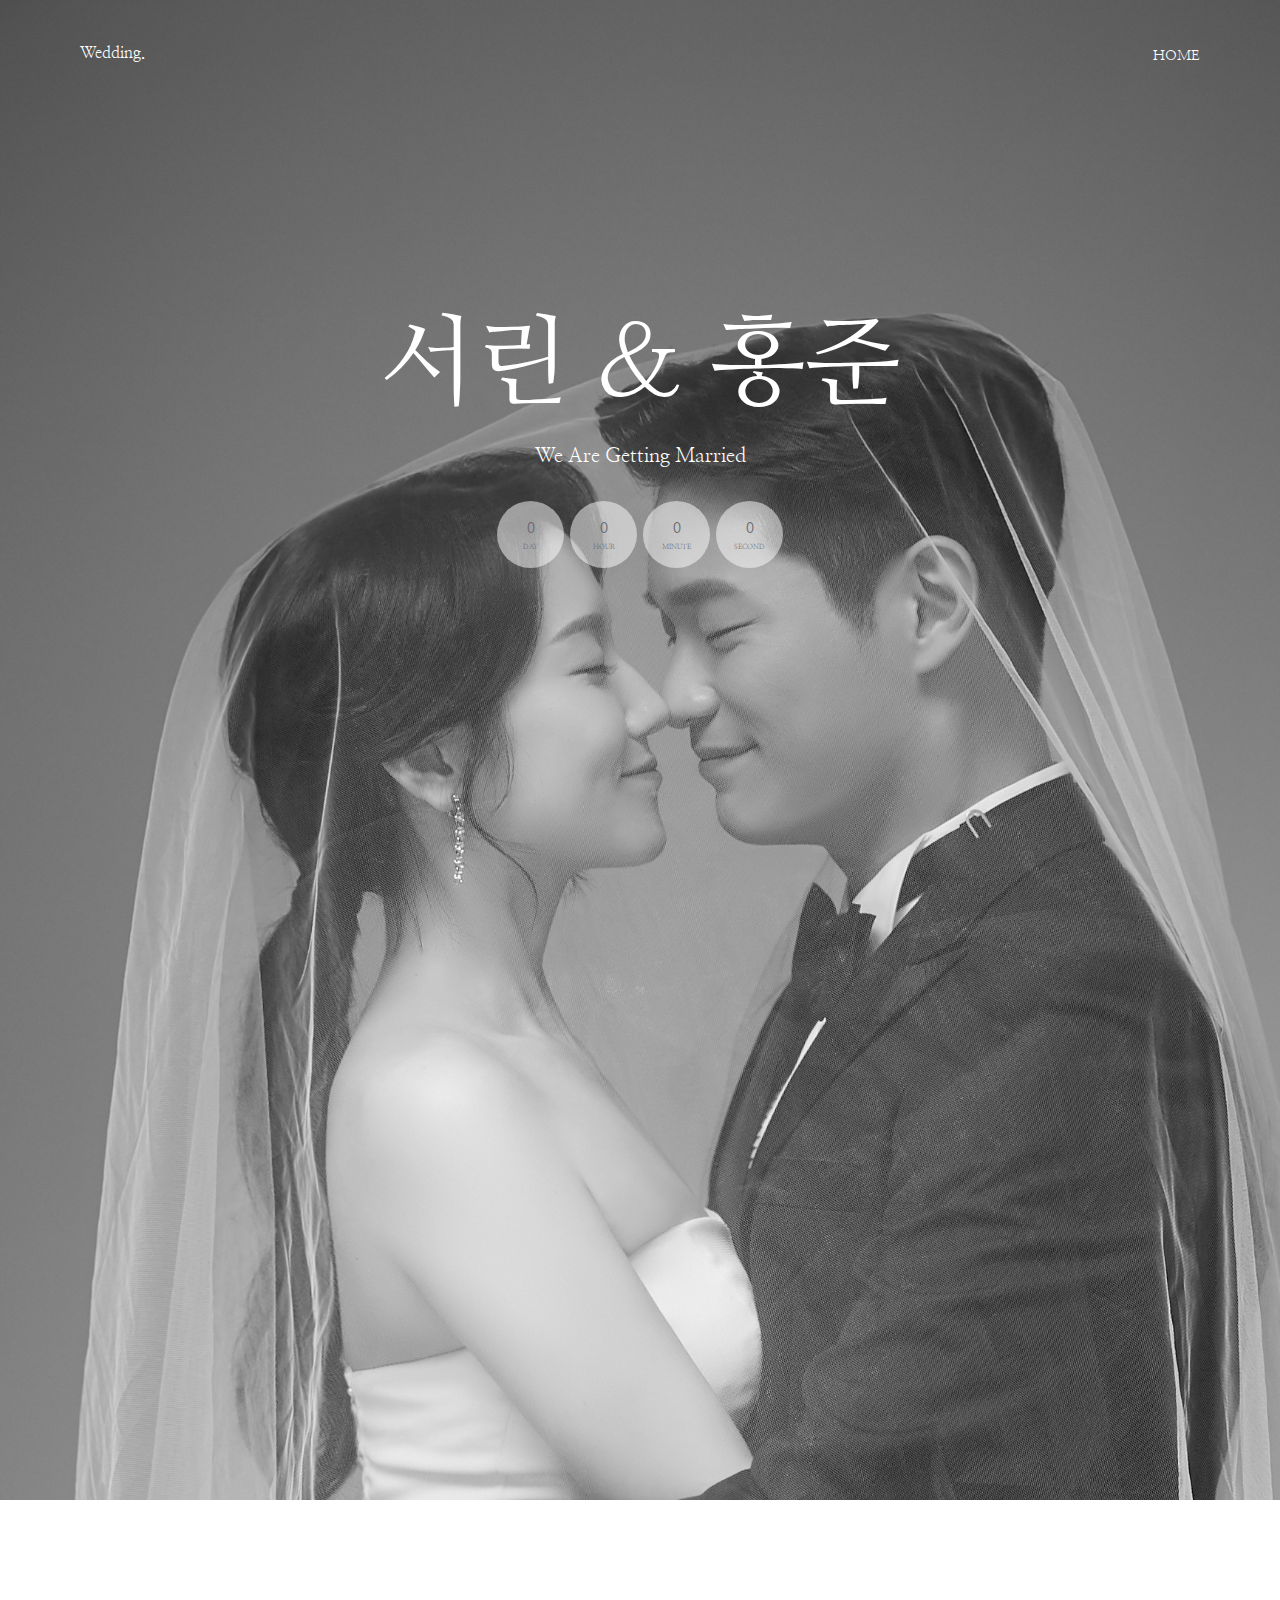
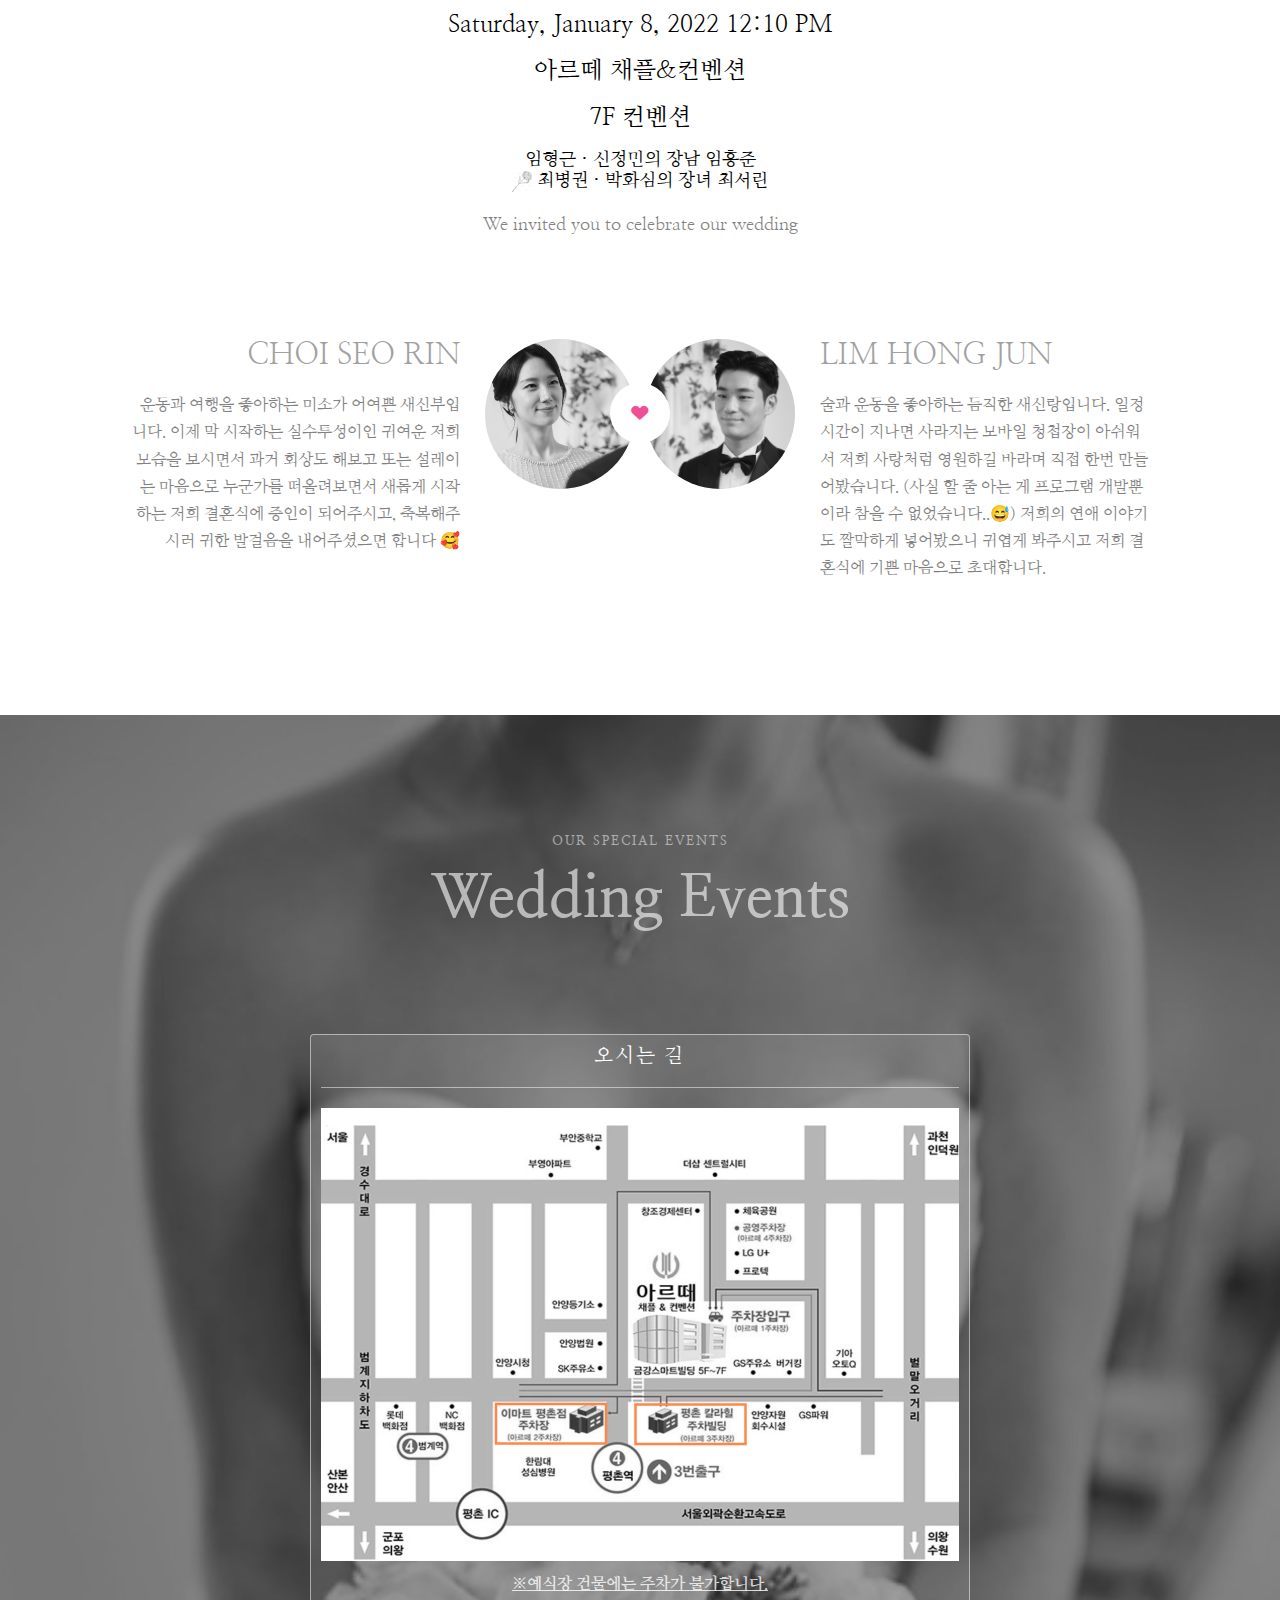
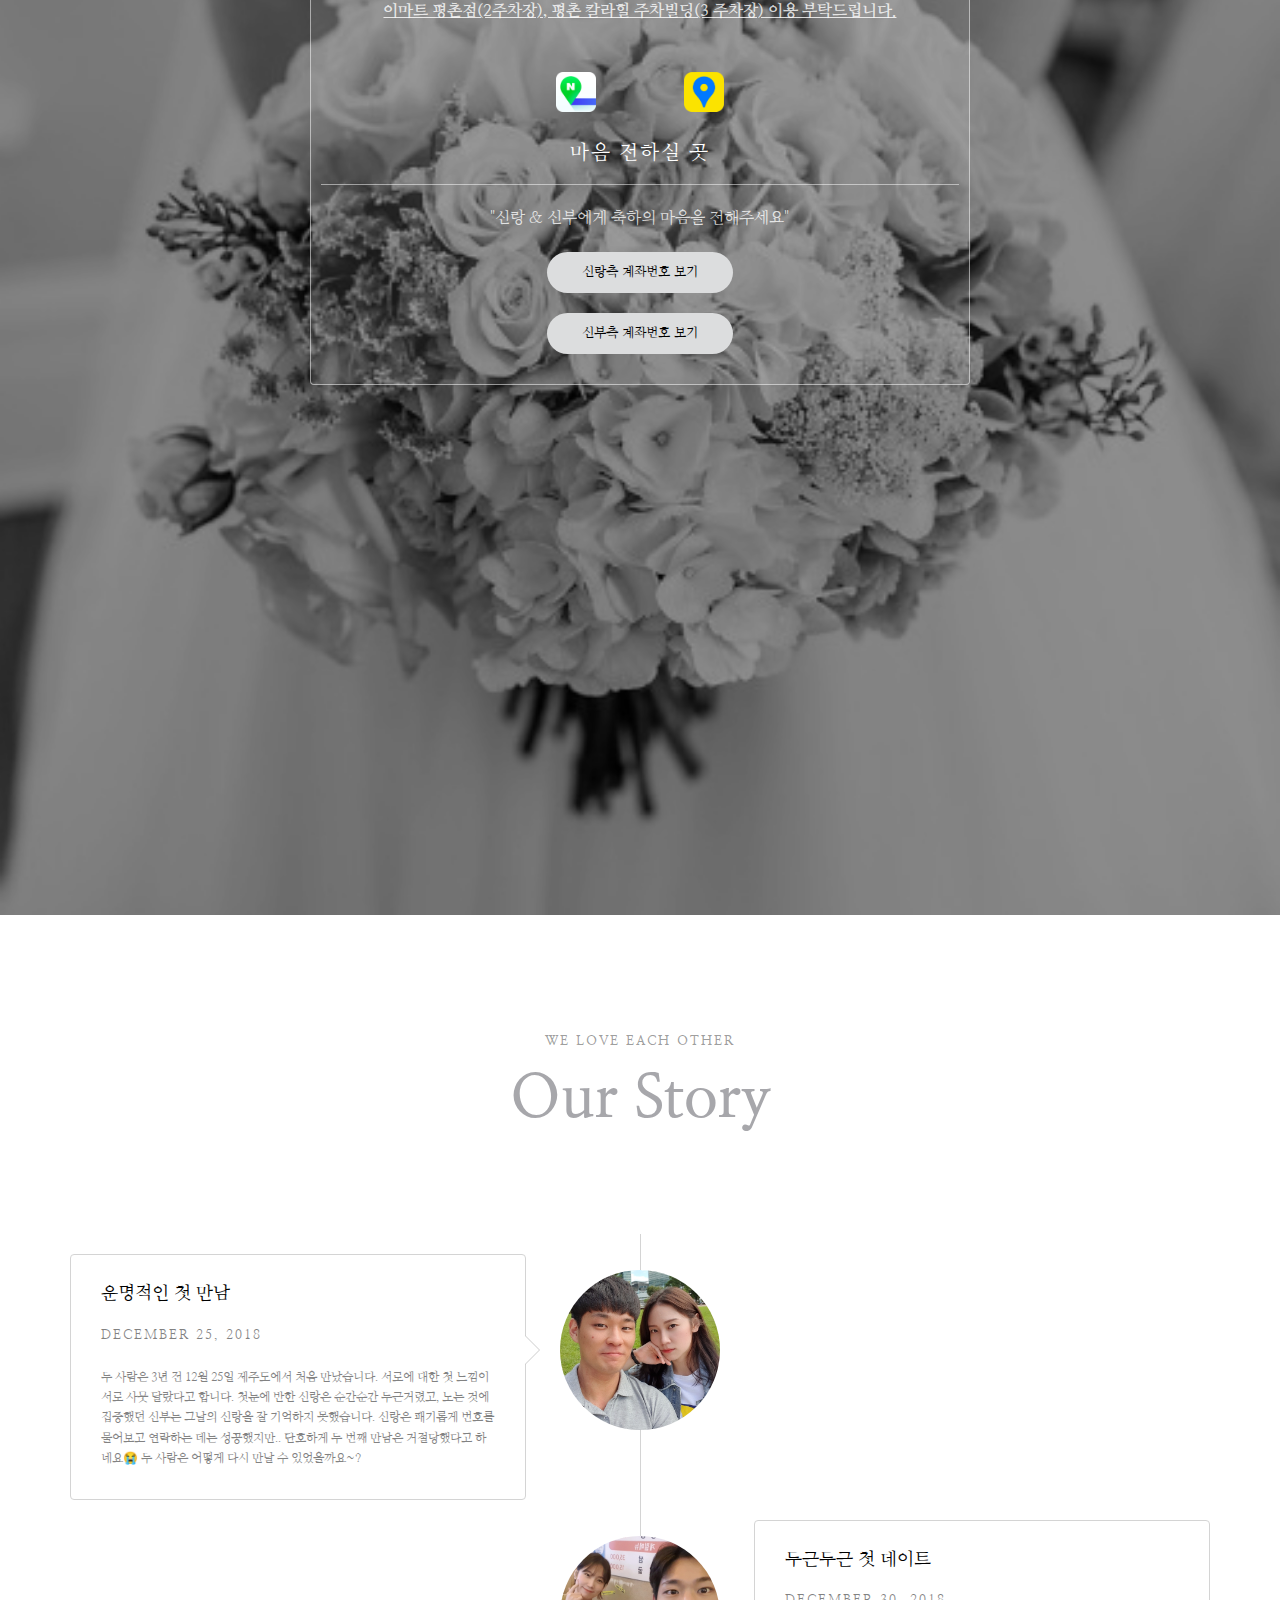
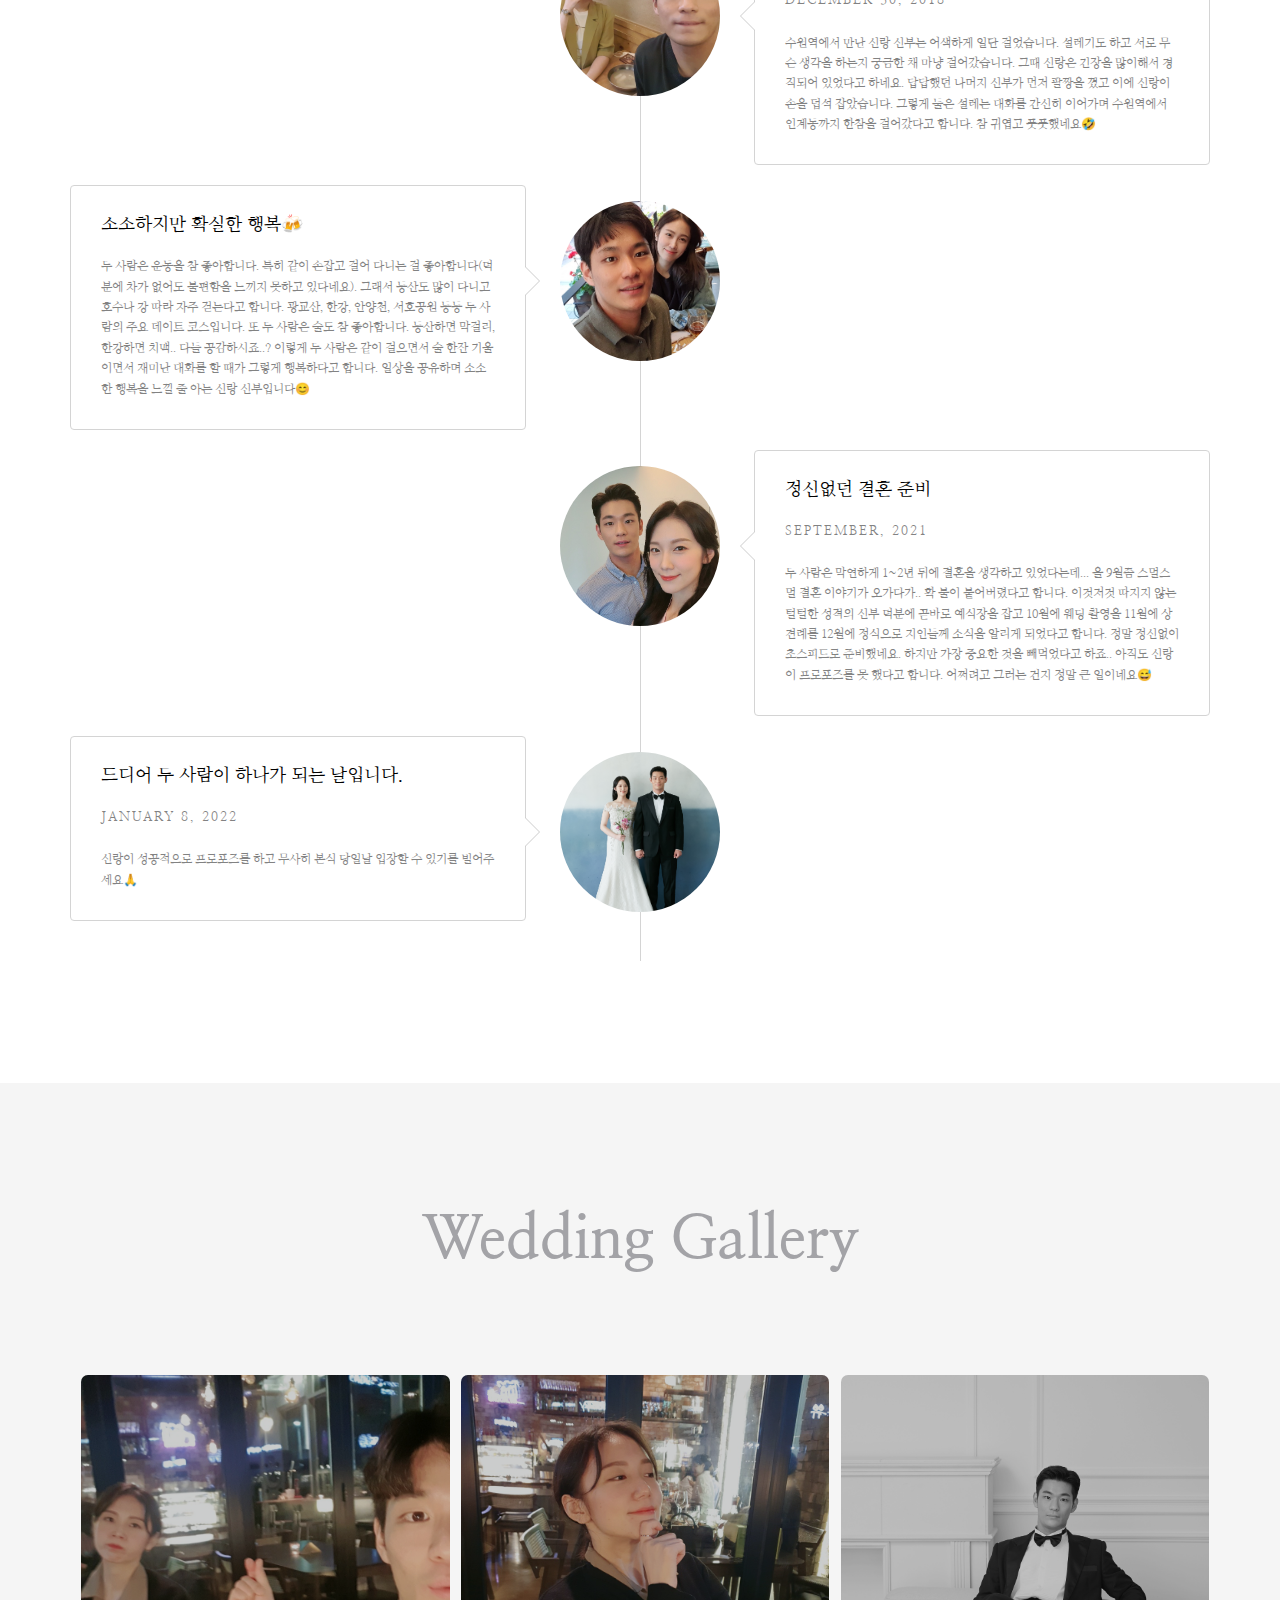
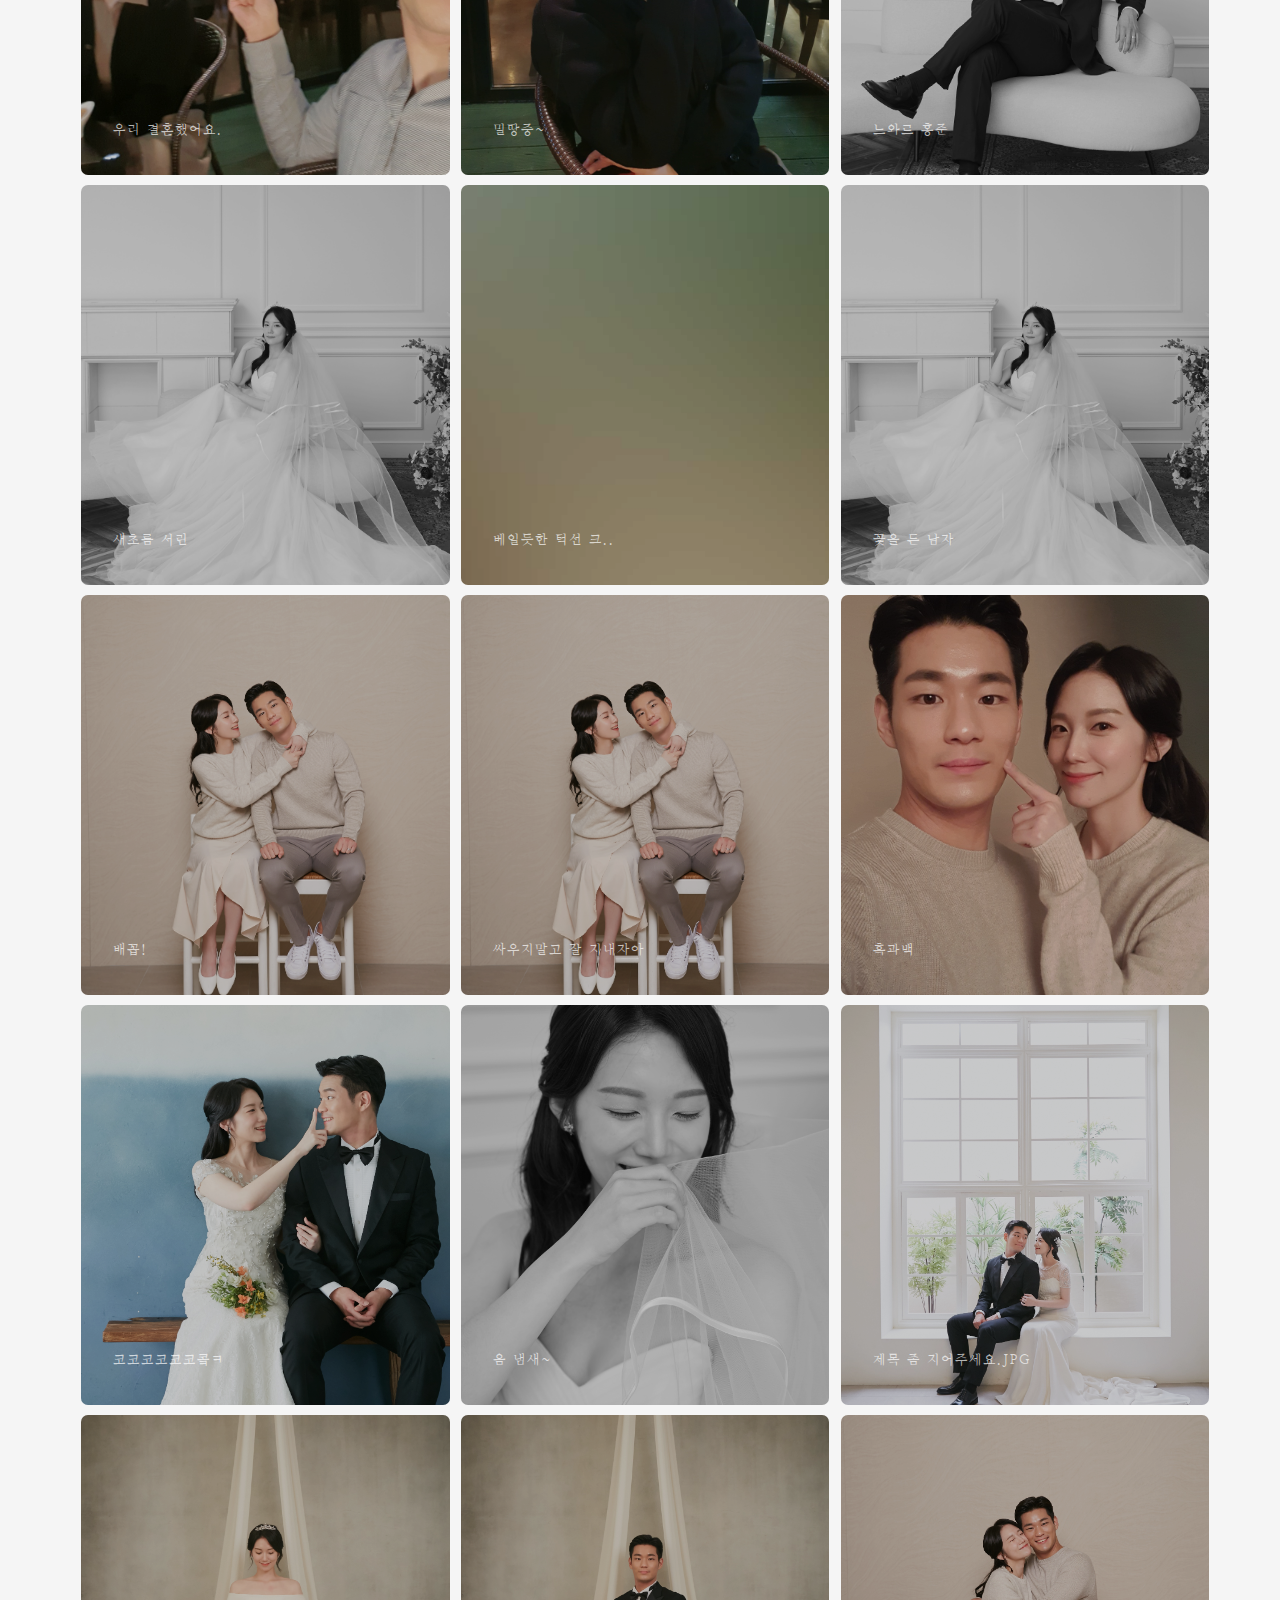
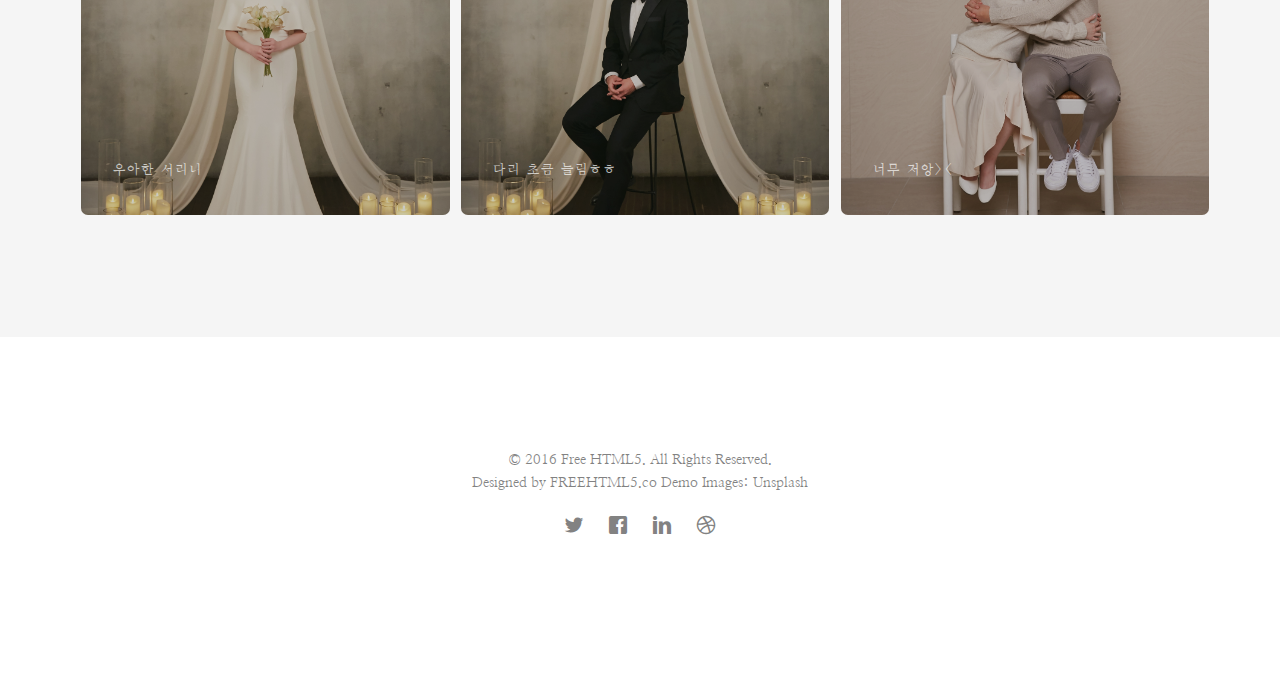
<file: wedding/index.html>
<!DOCTYPE html>
<!--[if lt IE 7]>      
<html class="no-js lt-ie9 lt-ie8 lt-ie7">
   <![endif]-->
   <!--[if IE 7]>         
   <html class="no-js lt-ie9 lt-ie8">
      <![endif]-->
      <!--[if IE 8]>         
      <html class="no-js lt-ie9">
         <![endif]-->
         <!--[if gt IE 8]><!--> 
         <html class="no-js">
            <!--<![endif]-->
            <head>
               <meta charset="utf-8">
               <meta http-equiv="X-UA-Compatible" content="IE=edge">
               <title>홍준❤서린이의 결혼식에 초대합니다.</title>
               <meta name="viewport" content="width=device-width, initial-scale=1">
               <meta name="description" content="hongjun&seorin wedding page" />
               <meta name="keywords" content="wedding, hongjun, seorin" />
               <meta name="author" content="hongjun.lim" />
               <meta property="og:image" content="https://seorin-hongjun.github.io/wedding/images/gallery-3.jpg" />
               <!--
                  //////////////////////////////////////////////////////
                  
                  FREE HTML5 TEMPLATE
                  DESIGNED & DEVELOPED by FREEHTML5.CO
                  
                  Website:       http://freehtml5.co/
                  Email:         info@freehtml5.co
                  Twitter:       http://twitter.com/fh5co
                  Facebook:      https://www.facebook.com/fh5co
                  
                  //////////////////////////////////////////////////////
                   -->
               <!-- Facebook and Twitter integration -->
               <!-- <meta property="og:title" content=""/>
                  <meta property="og:image" content=""/>
                  <meta property="og:url" content=""/>
                  <meta property="og:site_name" content=""/>
                  <meta property="og:description" content=""/>
                  <meta name="twitter:title" content="" />
                  <meta name="twitter:image" content="" />
                  <meta name="twitter:url" content="" />
                  <meta name="twitter:card" content="" />
                  -->
               <!-- <link href='https://fonts.googleapis.com/css?family=Work+Sans:400,300,600,400italic,700' rel='stylesheet' type='text/css'> -->
               <!-- font -->
               <!-- <link href="https://fonts.googleapis.com/css?family=Sacramento" rel="stylesheet"> -->
               <!-- Animate.css -->
               <link rel="stylesheet" href="css/animate.css">
               <!-- Icomoon Icon Fonts-->
               <link rel="stylesheet" href="css/icomoon.css">
               <!-- Bootstrap  -->
               <link rel="stylesheet" href="css/bootstrap.css">
               <!-- Magnific Popup -->
               <link rel="stylesheet" href="css/magnific-popup.css">
               <!-- Owl Carousel  -->
               <link rel="stylesheet" href="css/owl.carousel.min.css">
               <link rel="stylesheet" href="css/owl.theme.default.min.css">
               <!-- Theme style  -->
               <link rel="stylesheet" href="css/style.css">
               <!-- Modernizr JS -->
               <script src="js/modernizr-2.6.2.min.js"></script>
               <!-- FOR IE9 below -->
               <!--[if lt IE 9]>
               <script src="js/respond.min.js"></script>
               <![endif]-->
               <link rel="preconnect" href="https://fonts.googleapis.com">
               <link rel="preconnect" href="https://fonts.gstatic.com" crossorigin>
               <link href="https://fonts.googleapis.com/css2?family=Nanum+Brush+Script&family=Nanum+Gothic&family=Nanum+Myeongjo&display=swap" rel="stylesheet">
            </head>
            <body>
               <div class="fh5co-loader"></div>
               <div id="page">
                  <nav class="fh5co-nav" role="navigation">
                     <div class="container">
                        <div class="row">
                           <div class="col-xs-2">
                              <a href="index.html" style="">Wedding<strong>.</strong></a>
                           </div>
                           <div class="col-xs-10 text-right menu-1">
                              <ul>
                                 <li class="active"><a href="index.html">Home</a></li>
                                 <!-- <li><a href="about.html">Story</a></li>
                                    <li><a href="contact.html">Gallery</a></li> -->
                              </ul>
                           </div>
                        </div>
                     </div>
                  </nav>
                  <header id="fh5co-header" class="fh5co-cover" role="banner" style="background-image:url(images/img_bg_2.jpg);" data-stellar-background-ratio="0.5">
                     <div class="overlay"></div>
                     <div class="container">
                        <div class="row">
                           <div class="col-md-8 col-md-offset-2 text-center">
                              <div class="display-t">
                                 <div class="display-tc animate-box" data-animate-effect="fadeIn">
                                    <h1>서린 &amp; 홍준</h1>
                                    <h2>We Are Getting Married</h2>
                                    <div class="simply-countdown simply-countdown-one"></div>
                                 </div>
                              </div>
                           </div>
                        </div>
                     </div>
                  </header>
                  <div id="fh5co-couple">
                     <div class="container">
                        <div class="row">
                           <div class="col-md-8 col-md-offset-2 text-center fh5co-heading animate-box">

                              <h3>Saturday, January 8, 2022 12:10 PM</h3>
                              <h3>아르떼 채플&컨벤션</h3>
                              <h3>7F 컨벤션</h3>
                              <h4>임형근ㆍ신정민의 장남 임홍준 <br> <img src="images/flower.jpg" style="width: 20px;"> 최병권ㆍ박화심의 장녀 최서린</h4>
                              <p>We invited you to celebrate our wedding</p>

                           </div>
                        </div>
                        <div class="couple-wrap animate-box">
                           <div class="couple-half">
                              <div class="groom">
                                 <img src="images/bride.jpg" alt="groom" class="img-responsive">
                              </div>
                              <div class="desc-groom">
                                 <h3>CHOI SEO RIN</h3>
                                 <p>운동과 여행을 좋아하는 미소가 어여쁜 새신부입니다. 이제 막 시작하는 실수투성이인 귀여운 저희 모습을 보시면서 과거 회상도 해보고 또는 설레이는 마음으로 누군가를 떠올려보면서 새롭게 시작하는 저희 결혼식에 증인이 되어주시고, 축복해주시러 귀한 발걸음을 내어주셨으면 합니다 &#129392;</p>
                              </div>
                           </div>
                           <p class="heart text-center"><i class="icon-heart2"></i></p>
                           <div class="couple-half">
                              <div class="bride">
                                 <img src="images/groom.jpg" alt="groom" class="img-responsive">
                              </div>
                              <div class="desc-bride">
                                 <h3>LIM HONG JUN</h3>
                                 <p>술과 운동을 좋아하는 듬직한 새신랑입니다. 일정시간이 지나면 사라지는 모바일 청첩장이 아쉬워서 저희 사랑처럼 영원하길 바라며 직접 한번 만들어봤습니다. (사실 할 줄 아는 게 프로그램 개발뿐이라 참을 수 없었습니다..&#128517;) 저희의 연애 이야기도 짤막하게 넣어봤으니 귀엽게 봐주시고 저희 결혼식에 기쁜 마음으로 초대합니다.</p>
                              </div>
                           </div>
                        </div>
                     </div>
                  </div>
                  <div id="fh5co-event" class="fh5co-bg" style="background-image:url(images/img_bg_3.jpg);">
                     <div class="overlay"></div>
                     <div class="container">
                        <div class="row">
                           <div class="col-md-8 col-md-offset-2 text-center fh5co-heading animate-box">
                              <span>Our Special Events</span>
                              <h2>Wedding Events</h2>
                           </div>
                        </div>
                        <div class="row">
                           <div class="display-t">
                              <div class="display-tc">
                                 <div class="col-md-10 col-md-offset-1">
                                    <div class="col-md-8 col-md-offset-2 text-center ">
                                       <div class="event-wrap animate-box">
                                          <h3>오시는 길</h3>
                                          <img src="images/map.jpg" alt="map" class="img-responsive" style="opacity:1.0; padding-bottom: 10px;">
                                          <p><b><u>※예식장 건물에는 주차가 불가합니다. </br> 이마트 평촌점(2주차장), 평촌 칼라힐 주차빌딩(3 주차장) 이용 부탁드립니다.</u></b></p>
                                          <br>
                                          <div>
                                             <div class="event-col">
                                                <a href="https://map.naver.com/v5/entry/place/36929042?c=14133159.9767268,4494453.4568269,15,0,0,0,dh" style="margin-left: 60%;">
                                                <img alt="naver-map" class="map-icon" id="naver-map" src="images/map/naver-map.png" height="40" width="40"/>
                                                </a>
                                             </div>
                                             <div class="event-col">
                                                <a href="http://kko.to/TeVCfUPfH" style="margin-right: 60%;">
                                                <img alt="kakao-map" class="map-icon" id="kakao-map" src="images/map/kakao-map.png" height="40" width="40"/>
                                                </a>
                                             </div>
                                          </div>
                                          <div class="remittance">
                                             <h3>마음 전하실 곳</h3>
                                             <p class="remittance_sub_title">"신랑 & 신부에게 축하의 마음을 전해주세요"</p>
                                             <div class="remittance_btn_bx">
                                                <p class="btn_bx_1">
                                                   <span class="td input_husband"></span>
                                                   <a href="#" onclick="return false;" class="h_btn" style="background-color: #DCDDDE; color: black;">신랑측 계좌번호 보기</a>
                                                </p>
                                                <p class="btn_bx_2">
                                                   <span class="td input_wife"></span>
                                                   <a href="#" onclick="return false;" class="w_btn" style="background-color: #DCDDDE; color: black;">신부측 계좌번호 보기</a>
                                                </p>
                                             </div>
                                             <div class="remittance_pop_h" style="display: none; z-index: 1;">
                                                <div class="remittance_pop_inner">
                                                   <p class="account_info" style="color: black;">신랑측 계좌번호</p>
                                                   <p class="account_h_c account_c grm_account_bank" style="font-size: 14px; color: black;" id="h_bank">우리은행, 예금주: 임홍준</p>
                                                   <p class="account_num grm_account_num" id="h_num" style="margin-top: -15px; color: black;">1002-953-880339</p>
                                                   <a class="copy_btn" style="margin-top: -42px; height: 25px;" onclick="copyToClipboard('h_num', 'h_bank')">복사하기</a>
                                                   <p class="account_h_c account_c grm_account_bank" style="margin-top: 40px; font-size: 14px; color: black;" id="h_bank3">국민은행, 예금주: 신정민</p>
                                                   <p class="account_num grm_account_num" id="h_num3" style="margin-top: -15px; color: black;">965601-01-290126</p>
                                                   <a class="copy_btn" style="margin-top: -42px; height: 25px;" onclick="copyToClipboard('h_num3', 'h_bank3')">복사하기</a>
                                                   <br />
                                                   <a class="close_btn" href="#" onclick="return false;">닫기</a>
                                                </div>
                                             </div>
                                             <div class="remittance_pop_w" style="display: none; z-index: 1;">
                                                <div class="remittance_pop_inner">
                                                   <p class="account_info" style="color: black;">신부측 계좌번호</p>
                                                   <p class="account_w_c account_c brd_account_bank" style="margin-top: 30px; font-size: 14px; color: black;" id="w_bank1"> 농협은행, 예금주: 최서린</p>
                                                   <p class="account_num brd_account_num" id="w_num" style="margin-top: -15px; color: black;">302-0513-9022-51</p>
                                                   <a class="copy_btn" style="margin-top: -42px; height: 25px;" onclick="copyToClipboard('w_num', 'w_bank1')">복사하기</a>
                                                   <p class="account_w_c account_c brd_account_bank" style="margin-top: 40px; font-size: 14px; color: black;" id="w_bank2"> 농협은행, 예금주: 박화심</p>
                                                   <p class="account_num brd_account_num" id="w_num2" style="margin-top: -15px; color: black;">183-12-246104</p>
                                                   <a class="copy_btn" style="margin-top: -42px; height: 25px;" onclick="copyToClipboard('w_num2', 'w_bank2')">복사하기</a>
                                                   <br />
                                                   <a class="close_btn" href="#" onclick="return false;">닫기</a>
                                                </div>
                                             </div>
                                          </div>
                                       </div>
                                    </div>
                                 </div>
                              </div>
                           </div>
                        </div>
                     </div>
                  </div>
                  <div id="fh5co-couple-story">
                     <div class="container">
                        <div class="row">
                           <div class="col-md-8 col-md-offset-2 text-center fh5co-heading animate-box">
                              <span>We Love Each Other</span>
                              <h2>Our Story</h2>
                           </div>
                        </div>
                        <div class="row">
                           <div class="col-md-12 col-md-offset-0">
                              <ul class="timeline animate-box">
                                 <li class="animate-box">
                                    <div class="timeline-badge" style="background-image:url(images/couple-1.jpg);"></div>
                                    <div class="timeline-panel">
                                       <div class="timeline-heading">
                                          <h4 class="timeline-title">운명적인 첫 만남</h4>
                                          <span class="date">December 25, 2018</span>
                                       </div>
                                       <div class="timeline-body">
                                          <p>두 사람은 3년 전 12월 25일 제주도에서 처음 만났습니다. 서로에 대한 첫 느낌이 서로 사뭇 달랐다고 합니다. 첫눈에 반한 신랑은 순간순간 두근거렸고, 노는 것에 집중했던 신부는 그날의 신랑을 잘 기억하지 못했습니다. 신랑은 패기롭게 번호를 물어보고 연락하는 데는 성공했지만.. 단호하게 두 번째 만남은 거절당했다고 하네요&#128557; 두 사람은 어떻게 다시 만날 수 있었을까요~?</p>
                                       </div>
                                    </div>
                                 </li>
                                 <li class="timeline-inverted animate-box">
                                    <div class="timeline-badge" style="background-image:url(images/couple-2.jpg);"></div>
                                    <div class="timeline-panel">
                                       <div class="timeline-heading">
                                          <h4 class="timeline-title">두근두근 첫 데이트</h4>
                                          <span class="date">December 30, 2018</span>
                                       </div>
                                       <div class="timeline-body">
                                          <p>수원역에서 만난 신랑 신부는 어색하게 일단 걸었습니다. 설레기도 하고 서로 무슨 생각을 하는지 궁금한 채 마냥 걸어갔습니다. 그때 신랑은 긴장을 많이해서 경직되어 있었다고 하네요. 답답했던 나머지 신부가 먼저 팔짱을 꼈고 이에 신랑이 손을 덥석 잡았습니다. 그렇게 둘은 설레는 대화를 간신히 이어가며 수원역에서 인계동까지 한참을 걸어갔다고 합니다. 참 귀엽고 풋풋했네요&#129315;</p>
                                       </div>
                                    </div>
                                 </li>
                                 <li class="animate-box">
                                    <div class="timeline-badge" style="background-image:url(images/couple-3.jpg);"></div>
                                    <div class="timeline-panel">
                                       <div class="timeline-heading">
                                          <h4 class="timeline-title">소소하지만 확실한 행복&#127867;</h4>
                                          <!-- <span class="date">December 30, 2018</span> -->
                                       </div>
                                       <div class="timeline-body">
                                          <p>두 사람은 운동을 참 좋아합니다. 특히 같이 손잡고 걸어 다니는 걸 좋아합니다(덕분에 차가 없어도 불편함을 느끼지 못하고 있다네요). 그래서 등산도 많이 다니고 호수나 강 따라 자주 걷는다고 합니다. 광교산, 한강, 안양천, 서호공원 등등 두 사람의 주요 데이트 코스입니다. 또 두 사람은 술도 참 좋아합니다. 등산하면 막걸리, 한강하면 치맥.. 다들 공감하시죠..? 이렇게 두 사람은 같이 걸으면서 술 한잔 기울이면서 재미난 대화를 할 때가 그렇게 행복하다고 합니다. 일상을 공유하며 소소한 행복을 느낄 줄 아는 신랑 신부입니다&#128522;</p>
                                       </div>
                                    </div>
                                 </li>
                                 <li class="timeline-inverted  animate-box">
                                    <div class="timeline-badge" style="background-image:url(images/couple-4.jpg);"></div>
                                    <div class="timeline-panel">
                                       <div class="timeline-heading">
                                          <h4 class="timeline-title">정신없던 결혼 준비</h4>
                                          <span class="date">September, 2021</span>
                                       </div>
                                       <div class="timeline-body">
                                          <p>
                                             두 사람은 막연하게 1~2년 뒤에 결혼을 생각하고 있었다는데... 올 9월쯤 스멀스멀 결혼 이야기가 오가다가.. 확 불이 붙어버렸다고 합니다. 이것저것 따지지 않는 털털한 성격의 신부 덕분에 곧바로 예식장을 잡고 10월에 웨딩 촬영을 11월에 상견례를 12월에 정식으로 지인들께 소식을 알리게 되었다고 합니다. 정말 정신없이 초스피드로 준비했네요. 하지만 가장 중요한 것을 빼먹었다고 하죠.. 아직도 신랑이 프로포즈를 못 했다고 합니다. 어쩌려고 그러는 건지 정말 큰 일이네요&#128517
                                          </p>
                                       </div>
                                    </div>
                                 </li>
                                 <li class="animate-box">
                                    <div class="timeline-badge" style="background-image:url(images/couple-5.jpg);"></div>
                                    <div class="timeline-panel">
                                       <div class="timeline-heading">
                                          <h4 class="timeline-title">드디어 두 사람이 하나가 되는 날입니다.</h4>
                                          <span class="date">January 8, 2022</span>
                                       </div>
                                       <div class="timeline-body">
                                          <p>신랑이 성공적으로 프로포즈를 하고 무사히 본식 당일날 입장할 수 있기를 빌어주세요&#128591; </p>
                                       </div>
                                    </div>
                                 </li>
                              </ul>
                           </div>
                        </div>
                     </div>
                  </div>
                  <div id="fh5co-gallery" class="fh5co-section-gray">
                     <div class="container">
                        <div class="row">
                           <div class="col-md-8 col-md-offset-2 text-center fh5co-heading animate-box">
                              <h2>Wedding Gallery</h2>
                           </div>
                        </div>
                        <div class="row row-bottom-padded-md">
                           <div class="col-md-12">
                              <ul id="fh5co-gallery-list">
                                 <li class="one-third animate-box" data-animate-effect="fadeIn" style="background-image: url(images/gallery-3.jpg); ">
                                    <a href="images/gallery-3.jpg">
                                       <div class="case-studies-summary">
                                          <span>우리 결혼했어요.</span>
                                       </div>
                                    </a>
                                 </li>
                                 <li class="one-third animate-box" data-animate-effect="fadeIn" style="background-image: url(images/gallery-4.jpg); ">
                                    <a href="images/gallery-4.jpg">
                                       <div class="case-studies-summary">
                                          <span>밀땅중~</span>
                                       </div>
                                    </a>
                                 </li>
                                 <li class="one-third animate-box" data-animate-effect="fadeIn" style="background-image: url(images/gallery-1.jpg); ">
                                    <a href="images/gallery-1.jpg">
                                       <div class="case-studies-summary">
                                          <span>느와르 홍준</span>
                                       </div>
                                    </a>
                                 </li>
                                 <li class="one-third animate-box" data-animate-effect="fadeIn" style="background-image: url(images/gallery-2.jpg); ">
                                    <a href="images/gallery-2.jpg">
                                       <div class="case-studies-summary">
                                          <span>새초롬 서린</span>
                                       </div>
                                    </a>
                                 </li>
                                 <li class="one-third animate-box" data-animate-effect="fadeIn" style="background-image: url(images/gallery-6.jpg); ">
                                    <a href="images/gallery-6.jpg">
                                       <div class="case-studies-summary">
                                          <span>베일듯한 턱선 크..</span>
                                       </div>
                                    </a>
                                 </li>
                                 <li class="one-third animate-box" data-animate-effect="fadeIn" style="background-image: url(images/gallery-8.jpg); ">
                                    <a href="images/gallery-8.jpg">
                                       <div class="case-studies-summary">
                                          <span>꽃을 든 남자</span>
                                       </div>
                                    </a>
                                 </li>
                                 <li class="one-third animate-box" data-animate-effect="fadeIn" style="background-image: url(images/gallery-5.jpg); ">
                                    <a href="images/gallery-5.jpg">
                                       <div class="case-studies-summary">
                                          <span>배꼽!</span>
                                       </div>
                                    </a>
                                 </li>
                                 <li class="one-third animate-box" data-animate-effect="fadeIn" style="background-image: url(images/gallery-7.jpg); ">
                                    <a href="images/gallery-7.jpg">
                                       <div class="case-studies-summary">
                                          <span>싸우지말고 잘 지내자아</span>
                                       </div>
                                    </a>
                                 </li>
                                 <li class="one-third animate-box" data-animate-effect="fadeIn" style="background-image: url(images/gallery-9.jpg); ">
                                    <a href="images/gallery-9.jpg">
                                       <div class="case-studies-summary">
                                          <span>흑과백</span>
                                       </div>
                                    </a>
                                 </li>
                                 <li class="one-third animate-box" data-animate-effect="fadeIn" style="background-image: url(images/gallery-10.jpg); ">
                                    <a href="images/gallery-10.jpg">
                                       <div class="case-studies-summary">
                                          <span>코코코코코코콬ㅋ</span>
                                       </div>
                                    </a>
                                 </li>
                                 <li class="one-third animate-box" data-animate-effect="fadeIn" style="background-image: url(images/gallery-11.jpg); ">
                                    <a href="images/gallery-11.jpg">
                                       <div class="case-studies-summary">
                                          <span>음 냄새~</span>
                                       </div>
                                    </a>
                                 </li>
                                 <li class="one-third animate-box" data-animate-effect="fadeIn" style="background-image: url(images/gallery-12.jpg); ">
                                    <a href="images/gallery-12.jpg">
                                       <div class="case-studies-summary">
                                          <span>제목 좀 지어주세요.jpg</span>
                                       </div>
                                    </a>
                                 </li>
                                 <li class="one-third animate-box" data-animate-effect="fadeIn" style="background-image: url(images/gallery-13.jpg); ">
                                    <a href="images/gallery-13.jpg">
                                       <div class="case-studies-summary">
                                          <span>우아한 서리니</span>
                                       </div>
                                    </a>
                                 </li>
                                 <li class="one-third animate-box" data-animate-effect="fadeIn" style="background-image: url(images/gallery-14.jpg); ">
                                    <a href="images/gallery-14.jpg">
                                       <div class="case-studies-summary">
                                          <span>다리 초큼 늘림ㅎㅎ</span>
                                       </div>
                                    </a>
                                 </li>
                                 <li class="one-third animate-box" data-animate-effect="fadeIn" style="background-image: url(images/gallery-15.jpg); ">
                                    <a href="images/gallery-15.jpg">
                                       <div class="case-studies-summary">
                                          <span>너무 저앙><</span>
                                       </div>
                                    </a>
                                 </li>
                              </ul>
                           </div>
                        </div>
                     </div>
                  </div>
                  <footer id="fh5co-footer" role="contentinfo">
                     <div class="container">
                        <div class="row copyright">
                           <div class="col-md-12 text-center">
                              <p>
                                 <small class="block">&copy; 2016 Free HTML5. All Rights Reserved.</small>
                                 <small class="block">Designed by <a href="http://freehtml5.co/" target="_blank">FREEHTML5.co</a> Demo Images: <a href="http://unsplash.co/" target="_blank">Unsplash</a></small>
                              </p>
                              <p>
                              <ul class="fh5co-social-icons">
                                 <li><a href="#"><i class="icon-twitter"></i></a></li>
                                 <li><a href="#"><i class="icon-facebook"></i></a></li>
                                 <li><a href="#"><i class="icon-linkedin"></i></a></li>
                                 <li><a href="#"><i class="icon-dribbble"></i></a></li>
                              </ul>
                              </p>
                           </div>
                        </div>
                     </div>
                  </footer>
               </div>
               <div class="gototop js-top">
                  <a href="#" class="js-gotop"><i class="icon-arrow-up"></i></a>
               </div>
               <!-- jQuery -->
               <script src="js/jquery.min.js"></script>
               <!-- jQuery Easing -->
               <script src="js/jquery.easing.1.3.js"></script>
               <!-- Bootstrap -->
               <script src="js/bootstrap.min.js"></script>
               <!-- Waypoints -->
               <script src="js/jquery.waypoints.min.js"></script>
               <!-- Carousel -->
               <script src="js/owl.carousel.min.js"></script>
               <!-- countTo -->
               <script src="js/jquery.countTo.js"></script>
               <!-- Stellar -->
               <script src="js/jquery.stellar.min.js"></script>
               <!-- Magnific Popup -->
               <script src="js/jquery.magnific-popup.min.js"></script>
               <script src="js/magnific-popup-options.js"></script>
               <!-- // <script src="https://cdnjs.cloudflare.com/ajax/libs/prism/0.0.1/prism.min.js"></script> -->
               <script src="js/simplyCountdown.js"></script>
               <!-- Main -->
               <script src="js/main.js"></script>
               <script>
                  var d = new Date(2022, 1, 8, 12, 10);

                  // default example
                  simplyCountdown('.simply-countdown-one', {
                      year: d.getFullYear(),
                      month: d.getMonth(),
                      day: d.getDate(),
                      hours: d.getHours(),
                      minutes: d.getMinutes(),
                      seconds: d.getSeconds(),
                      enableUtc: false
                      // year: d.getUTCFullYear(),
                      // month: d.getUTCMonth(),
                      // day: d.getUTCDate(),
                      // hours: d.getUTCHours(),
                      // minutes: d.getUTCMinutes(),
                      // seconds: d.getUTCSeconds(),
                      // enableUtc: true
                  });
                  
                  //jQuery example
                  $('#simply-countdown-losange').simplyCountdown({
                      year: d.getFullYear(),
                      month: d.getMonth(),
                      day: d.getDate(),
                      hours: d.getHours(),
                      minutes: d.getMinutes(),
                      seconds: d.getSeconds(),
                      enableUtc: false
                      // year: d.getUTCFullYear(),
                      // month: d.getUTCMonth(),
                      // day: d.getUTCDate(),
                      // hours: d.getUTCHours(),
                      // minutes: d.getUTCMinutes(),
                      // seconds: d.getUTCSeconds(),
                      // enableUtc: true
                  });
                  
                  $(function(){
                  $('.h_btn').click(function(){
                  $('.remittance_pop_h').show();
                  });
                  $('.w_btn').click(function(){
                  $('.remittance_pop_w').show();
                  });
                  $('.p_btn').click(function(){
                  $('.remittance_pop_p').show();
                  });
                  $('.close_btn').click(function(){
                  $('.remittance_pop_h, .remittance_pop_w, .remittance_pop_p').hide();
                  });
                  });
                  
                  //복사
                  function copyToClipboard(h_num, h_bank) {
                  
                  var aux = document.createElement("input");
                  var contents = document.getElementById(h_bank).innerHTML + " " + document.getElementById(h_num).innerHTML;
                  aux.setAttribute("value", contents);
                  document.body.appendChild(aux);
                  aux.select();
                  
                  document.execCommand("copy");
                  document.body.removeChild(aux);
                   alert("아래 내용이 복사되었습니다. 필요한 곳에 붙여넣기 하세요. \n\n" + "\"" + contents + " \"");
                  }
               </script>
            </body>
         </html>
</file>
<file: wedding/css/icomoon.css>
@font-face {
  font-family: 'icomoon';
  src:  url('../fonts/icomoon/icomoon.eot?6iuir');
  src:  url('../fonts/icomoon/icomoon.eot?6iuir#iefix') format('embedded-opentype'),
    url('../fonts/icomoon/icomoon.ttf?6iuir') format('truetype'),
    url('../fonts/icomoon/icomoon.woff?6iuir') format('woff'),
    url('../fonts/icomoon/icomoon.svg?6iuir#icomoon') format('svg');
  font-weight: normal;
  font-style: normal;
}

[class^="icon-"], [class*=" icon-"] {
  /* use !important to prevent issues with browser extensions that change fonts */
  font-family: 'icomoon' !important;
  speak: none;
  font-style: normal;
  font-weight: normal;
  font-variant: normal;
  text-transform: none;
  line-height: 1;

  /* Better Font Rendering =========== */
  -webkit-font-smoothing: antialiased;
  -moz-osx-font-smoothing: grayscale;
}

.icon-eye:before {
  content: "\e000";
}
.icon-paper-clip:before {
  content: "\e001";
}
.icon-mail:before {
  content: "\e002";
}
.icon-toggle:before {
  content: "\e003";
}
.icon-layout:before {
  content: "\e004";
}
.icon-link:before {
  content: "\e005";
}
.icon-bell:before {
  content: "\e006";
}
.icon-lock:before {
  content: "\e007";
}
.icon-unlock:before {
  content: "\e008";
}
.icon-ribbon:before {
  content: "\e009";
}
.icon-image:before {
  content: "\e010";
}
.icon-signal:before {
  content: "\e011";
}
.icon-target:before {
  content: "\e012";
}
.icon-clipboard:before {
  content: "\e013";
}
.icon-clock:before {
  content: "\e014";
}
.icon-watch:before {
  content: "\e015";
}
.icon-air-play:before {
  content: "\e016";
}
.icon-camera:before {
  content: "\e017";
}
.icon-video:before {
  content: "\e018";
}
.icon-disc:before {
  content: "\e019";
}
.icon-printer:before {
  content: "\e020";
}
.icon-monitor:before {
  content: "\e021";
}
.icon-server:before {
  content: "\e022";
}
.icon-cog:before {
  content: "\e023";
}
.icon-heart:before {
  content: "\e024";
}
.icon-paragraph:before {
  content: "\e025";
}
.icon-align-justify:before {
  content: "\e026";
}
.icon-align-left:before {
  content: "\e027";
}
.icon-align-center:before {
  content: "\e028";
}
.icon-align-right:before {
  content: "\e029";
}
.icon-book:before {
  content: "\e030";
}
.icon-layers:before {
  content: "\e031";
}
.icon-stack:before {
  content: "\e032";
}
.icon-stack-2:before {
  content: "\e033";
}
.icon-paper:before {
  content: "\e034";
}
.icon-paper-stack:before {
  content: "\e035";
}
.icon-search:before {
  content: "\e036";
}
.icon-zoom-in:before {
  content: "\e037";
}
.icon-zoom-out:before {
  content: "\e038";
}
.icon-reply:before {
  content: "\e039";
}
.icon-circle-plus:before {
  content: "\e040";
}
.icon-circle-minus:before {
  content: "\e041";
}
.icon-circle-check:before {
  content: "\e042";
}
.icon-circle-cross:before {
  content: "\e043";
}
.icon-square-plus:before {
  content: "\e044";
}
.icon-square-minus:before {
  content: "\e045";
}
.icon-square-check:before {
  content: "\e046";
}
.icon-square-cross:before {
  content: "\e047";
}
.icon-microphone:before {
  content: "\e048";
}
.icon-record:before {
  content: "\e049";
}
.icon-skip-back:before {
  content: "\e050";
}
.icon-rewind:before {
  content: "\e051";
}
.icon-play:before {
  content: "\e052";
}
.icon-pause:before {
  content: "\e053";
}
.icon-stop:before {
  content: "\e054";
}
.icon-fast-forward:before {
  content: "\e055";
}
.icon-skip-forward:before {
  content: "\e056";
}
.icon-shuffle:before {
  content: "\e057";
}
.icon-repeat:before {
  content: "\e058";
}
.icon-folder:before {
  content: "\e059";
}
.icon-umbrella:before {
  content: "\e060";
}
.icon-moon:before {
  content: "\e061";
}
.icon-thermometer:before {
  content: "\e062";
}
.icon-drop:before {
  content: "\e063";
}
.icon-sun:before {
  content: "\e064";
}
.icon-cloud:before {
  content: "\e065";
}
.icon-cloud-upload:before {
  content: "\e066";
}
.icon-cloud-download:before {
  content: "\e067";
}
.icon-upload:before {
  content: "\e068";
}
.icon-download:before {
  content: "\e069";
}
.icon-location:before {
  content: "\e070";
}
.icon-location-2:before {
  content: "\e071";
}
.icon-map:before {
  content: "\e072";
}
.icon-battery:before {
  content: "\e073";
}
.icon-head:before {
  content: "\e074";
}
.icon-briefcase:before {
  content: "\e075";
}
.icon-speech-bubble:before {
  content: "\e076";
}
.icon-anchor:before {
  content: "\e077";
}
.icon-globe:before {
  content: "\e078";
}
.icon-box:before {
  content: "\e079";
}
.icon-reload:before {
  content: "\e080";
}
.icon-share:before {
  content: "\e081";
}
.icon-marquee:before {
  content: "\e082";
}
.icon-marquee-plus:before {
  content: "\e083";
}
.icon-marquee-minus:before {
  content: "\e084";
}
.icon-tag:before {
  content: "\e085";
}
.icon-power:before {
  content: "\e086";
}
.icon-command:before {
  content: "\e087";
}
.icon-alt:before {
  content: "\e088";
}
.icon-esc:before {
  content: "\e089";
}
.icon-bar-graph:before {
  content: "\e090";
}
.icon-bar-graph-2:before {
  content: "\e091";
}
.icon-pie-graph:before {
  content: "\e092";
}
.icon-star:before {
  content: "\e093";
}
.icon-arrow-left:before {
  content: "\e094";
}
.icon-arrow-right:before {
  content: "\e095";
}
.icon-arrow-up:before {
  content: "\e096";
}
.icon-arrow-down:before {
  content: "\e097";
}
.icon-volume:before {
  content: "\e098";
}
.icon-mute:before {
  content: "\e099";
}
.icon-content-right:before {
  content: "\e100";
}
.icon-content-left:before {
  content: "\e101";
}
.icon-grid:before {
  content: "\e102";
}
.icon-grid-2:before {
  content: "\e103";
}
.icon-columns:before {
  content: "\e104";
}
.icon-loader:before {
  content: "\e105";
}
.icon-bag:before {
  content: "\e106";
}
.icon-ban:before {
  content: "\e107";
}
.icon-flag:before {
  content: "\e108";
}
.icon-trash:before {
  content: "\e109";
}
.icon-expand:before {
  content: "\e110";
}
.icon-contract:before {
  content: "\e111";
}
.icon-maximize:before {
  content: "\e112";
}
.icon-minimize:before {
  content: "\e113";
}
.icon-plus:before {
  content: "\e114";
}
.icon-minus:before {
  content: "\e115";
}
.icon-check:before {
  content: "\e116";
}
.icon-cross:before {
  content: "\e117";
}
.icon-move:before {
  content: "\e118";
}
.icon-delete:before {
  content: "\e119";
}
.icon-menu:before {
  content: "\e120";
}
.icon-archive:before {
  content: "\e121";
}
.icon-inbox:before {
  content: "\e122";
}
.icon-outbox:before {
  content: "\e123";
}
.icon-file:before {
  content: "\e124";
}
.icon-file-add:before {
  content: "\e125";
}
.icon-file-subtract:before {
  content: "\e126";
}
.icon-help:before {
  content: "\e127";
}
.icon-open:before {
  content: "\e128";
}
.icon-ellipsis:before {
  content: "\e129";
}
.icon-add-to-list:before {
  content: "\e900";
}
.icon-classic-computer:before {
  content: "\e901";
}
.icon-controller-fast-backward:before {
  content: "\e902";
}
.icon-creative-commons-attribution:before {
  content: "\e903";
}
.icon-creative-commons-noderivs:before {
  content: "\e904";
}
.icon-creative-commons-noncommercial-eu:before {
  content: "\e905";
}
.icon-creative-commons-noncommercial-us:before {
  content: "\e906";
}
.icon-creative-commons-public-domain:before {
  content: "\e907";
}
.icon-creative-commons-remix:before {
  content: "\e908";
}
.icon-creative-commons-share:before {
  content: "\e909";
}
.icon-creative-commons-sharealike:before {
  content: "\e90a";
}
.icon-creative-commons:before {
  content: "\e90b";
}
.icon-document-landscape:before {
  content: "\e90c";
}
.icon-remove-user:before {
  content: "\e90d";
}
.icon-warning:before {
  content: "\e90e";
}
.icon-arrow-bold-down:before {
  content: "\e90f";
}
.icon-arrow-bold-left:before {
  content: "\e910";
}
.icon-arrow-bold-right:before {
  content: "\e911";
}
.icon-arrow-bold-up:before {
  content: "\e912";
}
.icon-arrow-down2:before {
  content: "\e913";
}
.icon-arrow-left2:before {
  content: "\e914";
}
.icon-arrow-long-down:before {
  content: "\e915";
}
.icon-arrow-long-left:before {
  content: "\e916";
}
.icon-arrow-long-right:before {
  content: "\e917";
}
.icon-arrow-long-up:before {
  content: "\e918";
}
.icon-arrow-right2:before {
  content: "\e919";
}
.icon-arrow-up2:before {
  content: "\e91a";
}
.icon-arrow-with-circle-down:before {
  content: "\e91b";
}
.icon-arrow-with-circle-left:before {
  content: "\e91c";
}
.icon-arrow-with-circle-right:before {
  content: "\e91d";
}
.icon-arrow-with-circle-up:before {
  content: "\e91e";
}
.icon-bookmark:before {
  content: "\e91f";
}
.icon-bookmarks:before {
  content: "\e920";
}
.icon-chevron-down:before {
  content: "\e921";
}
.icon-chevron-left:before {
  content: "\e922";
}
.icon-chevron-right:before {
  content: "\e923";
}
.icon-chevron-small-down:before {
  content: "\e924";
}
.icon-chevron-small-left:before {
  content: "\e925";
}
.icon-chevron-small-right:before {
  content: "\e926";
}
.icon-chevron-small-up:before {
  content: "\e927";
}
.icon-chevron-thin-down:before {
  content: "\e928";
}
.icon-chevron-thin-left:before {
  content: "\e929";
}
.icon-chevron-thin-right:before {
  content: "\e92a";
}
.icon-chevron-thin-up:before {
  content: "\e92b";
}
.icon-chevron-up:before {
  content: "\e92c";
}
.icon-chevron-with-circle-down:before {
  content: "\e92d";
}
.icon-chevron-with-circle-left:before {
  content: "\e92e";
}
.icon-chevron-with-circle-right:before {
  content: "\e92f";
}
.icon-chevron-with-circle-up:before {
  content: "\e930";
}
.icon-cloud2:before {
  content: "\e931";
}
.icon-controller-fast-forward:before {
  content: "\e932";
}
.icon-controller-jump-to-start:before {
  content: "\e933";
}
.icon-controller-next:before {
  content: "\e934";
}
.icon-controller-paus:before {
  content: "\e935";
}
.icon-controller-play:before {
  content: "\e936";
}
.icon-controller-record:before {
  content: "\e937";
}
.icon-controller-stop:before {
  content: "\e938";
}
.icon-controller-volume:before {
  content: "\e939";
}
.icon-dot-single:before {
  content: "\e93a";
}
.icon-dots-three-horizontal:before {
  content: "\e93b";
}
.icon-dots-three-vertical:before {
  content: "\e93c";
}
.icon-dots-two-horizontal:before {
  content: "\e93d";
}
.icon-dots-two-vertical:before {
  content: "\e93e";
}
.icon-download2:before {
  content: "\e93f";
}
.icon-emoji-flirt:before {
  content: "\e940";
}
.icon-flow-branch:before {
  content: "\e941";
}
.icon-flow-cascade:before {
  content: "\e942";
}
.icon-flow-line:before {
  content: "\e943";
}
.icon-flow-parallel:before {
  content: "\e944";
}
.icon-flow-tree:before {
  content: "\e945";
}
.icon-install:before {
  content: "\e946";
}
.icon-layers2:before {
  content: "\e947";
}
.icon-open-book:before {
  content: "\e948";
}
.icon-resize-100:before {
  content: "\e949";
}
.icon-resize-full-screen:before {
  content: "\e94a";
}
.icon-save:before {
  content: "\e94b";
}
.icon-select-arrows:before {
  content: "\e94c";
}
.icon-sound-mute:before {
  content: "\e94d";
}
.icon-sound:before {
  content: "\e94e";
}
.icon-trash2:before {
  content: "\e94f";
}
.icon-triangle-down:before {
  content: "\e950";
}
.icon-triangle-left:before {
  content: "\e951";
}
.icon-triangle-right:before {
  content: "\e952";
}
.icon-triangle-up:before {
  content: "\e953";
}
.icon-uninstall:before {
  content: "\e954";
}
.icon-upload-to-cloud:before {
  content: "\e955";
}
.icon-upload2:before {
  content: "\e956";
}
.icon-add-user:before {
  content: "\e957";
}
.icon-address:before {
  content: "\e958";
}
.icon-adjust:before {
  content: "\e959";
}
.icon-air:before {
  content: "\e95a";
}
.icon-aircraft-landing:before {
  content: "\e95b";
}
.icon-aircraft-take-off:before {
  content: "\e95c";
}
.icon-aircraft:before {
  content: "\e95d";
}
.icon-align-bottom:before {
  content: "\e95e";
}
.icon-align-horizontal-middle:before {
  content: "\e95f";
}
.icon-align-left2:before {
  content: "\e960";
}
.icon-align-right2:before {
  content: "\e961";
}
.icon-align-top:before {
  content: "\e962";
}
.icon-align-vertical-middle:before {
  content: "\e963";
}
.icon-archive2:before {
  content: "\e964";
}
.icon-area-graph:before {
  content: "\e965";
}
.icon-attachment:before {
  content: "\e966";
}
.icon-awareness-ribbon:before {
  content: "\e967";
}
.icon-back-in-time:before {
  content: "\e968";
}
.icon-back:before {
  content: "\e969";
}
.icon-bar-graph2:before {
  content: "\e96a";
}
.icon-battery2:before {
  content: "\e96b";
}
.icon-beamed-note:before {
  content: "\e96c";
}
.icon-bell2:before {
  content: "\e96d";
}
.icon-blackboard:before {
  content: "\e96e";
}
.icon-block:before {
  content: "\e96f";
}
.icon-book2:before {
  content: "\e970";
}
.icon-bowl:before {
  content: "\e971";
}
.icon-box2:before {
  content: "\e972";
}
.icon-briefcase2:before {
  content: "\e973";
}
.icon-browser:before {
  content: "\e974";
}
.icon-brush:before {
  content: "\e975";
}
.icon-bucket:before {
  content: "\e976";
}
.icon-cake:before {
  content: "\e977";
}
.icon-calculator:before {
  content: "\e978";
}
.icon-calendar:before {
  content: "\e979";
}
.icon-camera2:before {
  content: "\e97a";
}
.icon-ccw:before {
  content: "\e97b";
}
.icon-chat:before {
  content: "\e97c";
}
.icon-check2:before {
  content: "\e97d";
}
.icon-circle-with-cross:before {
  content: "\e97e";
}
.icon-circle-with-minus:before {
  content: "\e97f";
}
.icon-circle-with-plus:before {
  content: "\e980";
}
.icon-circle:before {
  content: "\e981";
}
.icon-circular-graph:before {
  content: "\e982";
}
.icon-clapperboard:before {
  content: "\e983";
}
.icon-clipboard2:before {
  content: "\e984";
}
.icon-clock2:before {
  content: "\e985";
}
.icon-code:before {
  content: "\e986";
}
.icon-cog2:before {
  content: "\e987";
}
.icon-colours:before {
  content: "\e988";
}
.icon-compass:before {
  content: "\e989";
}
.icon-copy:before {
  content: "\e98a";
}
.icon-credit-card:before {
  content: "\e98b";
}
.icon-credit:before {
  content: "\e98c";
}
.icon-cross2:before {
  content: "\e98d";
}
.icon-cup:before {
  content: "\e98e";
}
.icon-cw:before {
  content: "\e98f";
}
.icon-cycle:before {
  content: "\e990";
}
.icon-database:before {
  content: "\e991";
}
.icon-dial-pad:before {
  content: "\e992";
}
.icon-direction:before {
  content: "\e993";
}
.icon-document:before {
  content: "\e994";
}
.icon-documents:before {
  content: "\e995";
}
.icon-drink:before {
  content: "\e996";
}
.icon-drive:before {
  content: "\e997";
}
.icon-drop2:before {
  content: "\e998";
}
.icon-edit:before {
  content: "\e999";
}
.icon-email:before {
  content: "\e99a";
}
.icon-emoji-happy:before {
  content: "\e99b";
}
.icon-emoji-neutral:before {
  content: "\e99c";
}
.icon-emoji-sad:before {
  content: "\e99d";
}
.icon-erase:before {
  content: "\e99e";
}
.icon-eraser:before {
  content: "\e99f";
}
.icon-export:before {
  content: "\e9a0";
}
.icon-eye2:before {
  content: "\e9a1";
}
.icon-feather:before {
  content: "\e9a2";
}
.icon-flag2:before {
  content: "\e9a3";
}
.icon-flash:before {
  content: "\e9a4";
}
.icon-flashlight:before {
  content: "\e9a5";
}
.icon-flat-brush:before {
  content: "\e9a6";
}
.icon-folder-images:before {
  content: "\e9a7";
}
.icon-folder-music:before {
  content: "\e9a8";
}
.icon-folder-video:before {
  content: "\e9a9";
}
.icon-folder2:before {
  content: "\e9aa";
}
.icon-forward:before {
  content: "\e9ab";
}
.icon-funnel:before {
  content: "\e9ac";
}
.icon-game-controller:before {
  content: "\e9ad";
}
.icon-gauge:before {
  content: "\e9ae";
}
.icon-globe2:before {
  content: "\e9af";
}
.icon-graduation-cap:before {
  content: "\e9b0";
}
.icon-grid2:before {
  content: "\e9b1";
}
.icon-hair-cross:before {
  content: "\e9b2";
}
.icon-hand:before {
  content: "\e9b3";
}
.icon-heart-outlined:before {
  content: "\e9b4";
}
.icon-heart2:before {
  content: "\e9b5";
}
.icon-help-with-circle:before {
  content: "\e9b6";
}
.icon-help2:before {
  content: "\e9b7";
}
.icon-home:before {
  content: "\e9b8";
}
.icon-hour-glass:before {
  content: "\e9b9";
}
.icon-image-inverted:before {
  content: "\e9ba";
}
.icon-image2:before {
  content: "\e9bb";
}
.icon-images:before {
  content: "\e9bc";
}
.icon-inbox2:before {
  content: "\e9bd";
}
.icon-infinity:before {
  content: "\e9be";
}
.icon-info-with-circle:before {
  content: "\e9bf";
}
.icon-info:before {
  content: "\e9c0";
}
.icon-key:before {
  content: "\e9c1";
}
.icon-keyboard:before {
  content: "\e9c2";
}
.icon-lab-flask:before {
  content: "\e9c3";
}
.icon-landline:before {
  content: "\e9c4";
}
.icon-language:before {
  content: "\e9c5";
}
.icon-laptop:before {
  content: "\e9c6";
}
.icon-leaf:before {
  content: "\e9c7";
}
.icon-level-down:before {
  content: "\e9c8";
}
.icon-level-up:before {
  content: "\e9c9";
}
.icon-lifebuoy:before {
  content: "\e9ca";
}
.icon-light-bulb:before {
  content: "\e9cb";
}
.icon-light-down:before {
  content: "\e9cc";
}
.icon-light-up:before {
  content: "\e9cd";
}
.icon-line-graph:before {
  content: "\e9ce";
}
.icon-link2:before {
  content: "\e9cf";
}
.icon-list:before {
  content: "\e9d0";
}
.icon-location-pin:before {
  content: "\e9d1";
}
.icon-location2:before {
  content: "\e9d2";
}
.icon-lock-open:before {
  content: "\e9d3";
}
.icon-lock2:before {
  content: "\e9d4";
}
.icon-log-out:before {
  content: "\e9d5";
}
.icon-login:before {
  content: "\e9d6";
}
.icon-loop:before {
  content: "\e9d7";
}
.icon-magnet:before {
  content: "\e9d8";
}
.icon-magnifying-glass:before {
  content: "\e9d9";
}
.icon-mail2:before {
  content: "\e9da";
}
.icon-man:before {
  content: "\e9db";
}
.icon-map2:before {
  content: "\e9dc";
}
.icon-mask:before {
  content: "\e9dd";
}
.icon-medal:before {
  content: "\e9de";
}
.icon-megaphone:before {
  content: "\e9df";
}
.icon-menu2:before {
  content: "\e9e0";
}
.icon-message:before {
  content: "\e9e1";
}
.icon-mic:before {
  content: "\e9e2";
}
.icon-minus2:before {
  content: "\e9e3";
}
.icon-mobile:before {
  content: "\e9e4";
}
.icon-modern-mic:before {
  content: "\e9e5";
}
.icon-moon2:before {
  content: "\e9e6";
}
.icon-mouse:before {
  content: "\e9e7";
}
.icon-music:before {
  content: "\e9e8";
}
.icon-network:before {
  content: "\e9e9";
}
.icon-new-message:before {
  content: "\e9ea";
}
.icon-new:before {
  content: "\e9eb";
}
.icon-news:before {
  content: "\e9ec";
}
.icon-note:before {
  content: "\e9ed";
}
.icon-notification:before {
  content: "\e9ee";
}
.icon-old-mobile:before {
  content: "\e9ef";
}
.icon-old-phone:before {
  content: "\e9f0";
}
.icon-palette:before {
  content: "\e9f1";
}
.icon-paper-plane:before {
  content: "\e9f2";
}
.icon-pencil:before {
  content: "\e9f3";
}
.icon-phone:before {
  content: "\e9f4";
}
.icon-pie-chart:before {
  content: "\e9f5";
}
.icon-pin:before {
  content: "\e9f6";
}
.icon-plus2:before {
  content: "\e9f7";
}
.icon-popup:before {
  content: "\e9f8";
}
.icon-power-plug:before {
  content: "\e9f9";
}
.icon-price-ribbon:before {
  content: "\e9fa";
}
.icon-price-tag:before {
  content: "\e9fb";
}
.icon-print:before {
  content: "\e9fc";
}
.icon-progress-empty:before {
  content: "\e9fd";
}
.icon-progress-full:before {
  content: "\e9fe";
}
.icon-progress-one:before {
  content: "\e9ff";
}
.icon-progress-two:before {
  content: "\ea00";
}
.icon-publish:before {
  content: "\ea01";
}
.icon-quote:before {
  content: "\ea02";
}
.icon-radio:before {
  content: "\ea03";
}
.icon-reply-all:before {
  content: "\ea04";
}
.icon-reply2:before {
  content: "\ea05";
}
.icon-retweet:before {
  content: "\ea06";
}
.icon-rocket:before {
  content: "\ea07";
}
.icon-round-brush:before {
  content: "\ea08";
}
.icon-rss:before {
  content: "\ea09";
}
.icon-ruler:before {
  content: "\ea0a";
}
.icon-scissors:before {
  content: "\ea0b";
}
.icon-share-alternitive:before {
  content: "\ea0c";
}
.icon-share2:before {
  content: "\ea0d";
}
.icon-shareable:before {
  content: "\ea0e";
}
.icon-shield:before {
  content: "\ea0f";
}
.icon-shop:before {
  content: "\ea10";
}
.icon-shopping-bag:before {
  content: "\ea11";
}
.icon-shopping-basket:before {
  content: "\ea12";
}
.icon-shopping-cart:before {
  content: "\ea13";
}
.icon-shuffle2:before {
  content: "\ea14";
}
.icon-signal2:before {
  content: "\ea15";
}
.icon-sound-mix:before {
  content: "\ea16";
}
.icon-sports-club:before {
  content: "\ea17";
}
.icon-spreadsheet:before {
  content: "\ea18";
}
.icon-squared-cross:before {
  content: "\ea19";
}
.icon-squared-minus:before {
  content: "\ea1a";
}
.icon-squared-plus:before {
  content: "\ea1b";
}
.icon-star-outlined:before {
  content: "\ea1c";
}
.icon-star2:before {
  content: "\ea1d";
}
.icon-stopwatch:before {
  content: "\ea1e";
}
.icon-suitcase:before {
  content: "\ea1f";
}
.icon-swap:before {
  content: "\ea20";
}
.icon-sweden:before {
  content: "\ea21";
}
.icon-switch:before {
  content: "\ea22";
}
.icon-tablet:before {
  content: "\ea23";
}
.icon-tag2:before {
  content: "\ea24";
}
.icon-text-document-inverted:before {
  content: "\ea25";
}
.icon-text-document:before {
  content: "\ea26";
}
.icon-text:before {
  content: "\ea27";
}
.icon-thermometer2:before {
  content: "\ea28";
}
.icon-thumbs-down:before {
  content: "\ea29";
}
.icon-thumbs-up:before {
  content: "\ea2a";
}
.icon-thunder-cloud:before {
  content: "\ea2b";
}
.icon-ticket:before {
  content: "\ea2c";
}
.icon-time-slot:before {
  content: "\ea2d";
}
.icon-tools:before {
  content: "\ea2e";
}
.icon-traffic-cone:before {
  content: "\ea2f";
}
.icon-tree:before {
  content: "\ea30";
}
.icon-trophy:before {
  content: "\ea31";
}
.icon-tv:before {
  content: "\ea32";
}
.icon-typing:before {
  content: "\ea33";
}
.icon-unread:before {
  content: "\ea34";
}
.icon-untag:before {
  content: "\ea35";
}
.icon-user:before {
  content: "\ea36";
}
.icon-users:before {
  content: "\ea37";
}
.icon-v-card:before {
  content: "\ea38";
}
.icon-video2:before {
  content: "\ea39";
}
.icon-vinyl:before {
  content: "\ea3a";
}
.icon-voicemail:before {
  content: "\ea3b";
}
.icon-wallet:before {
  content: "\ea3c";
}
.icon-water:before {
  content: "\ea3d";
}
.icon-px-with-circle:before {
  content: "\ea3e";
}
.icon-px:before {
  content: "\ea3f";
}
.icon-basecamp:before {
  content: "\ea40";
}
.icon-behance:before {
  content: "\ea41";
}
.icon-creative-cloud:before {
  content: "\ea42";
}
.icon-dropbox:before {
  content: "\ea43";
}
.icon-evernote:before {
  content: "\ea44";
}
.icon-flattr:before {
  content: "\ea45";
}
.icon-foursquare:before {
  content: "\ea46";
}
.icon-google-drive:before {
  content: "\ea47";
}
.icon-google-hangouts:before {
  content: "\ea48";
}
.icon-grooveshark:before {
  content: "\ea49";
}
.icon-icloud:before {
  content: "\ea4a";
}
.icon-mixi:before {
  content: "\ea4b";
}
.icon-onedrive:before {
  content: "\ea4c";
}
.icon-paypal:before {
  content: "\ea4d";
}
.icon-picasa:before {
  content: "\ea4e";
}
.icon-qq:before {
  content: "\ea4f";
}
.icon-rdio-with-circle:before {
  content: "\ea50";
}
.icon-renren:before {
  content: "\ea51";
}
.icon-scribd:before {
  content: "\ea52";
}
.icon-sina-weibo:before {
  content: "\ea53";
}
.icon-skype-with-circle:before {
  content: "\ea54";
}
.icon-skype:before {
  content: "\ea55";
}
.icon-slideshare:before {
  content: "\ea56";
}
.icon-smashing:before {
  content: "\ea57";
}
.icon-soundcloud:before {
  content: "\ea58";
}
.icon-spotify-with-circle:before {
  content: "\ea59";
}
.icon-spotify:before {
  content: "\ea5a";
}
.icon-swarm:before {
  content: "\ea5b";
}
.icon-vine-with-circle:before {
  content: "\ea5c";
}
.icon-vine:before {
  content: "\ea5d";
}
.icon-vk-alternitive:before {
  content: "\ea5e";
}
.icon-vk-with-circle:before {
  content: "\ea5f";
}
.icon-vk:before {
  content: "\ea60";
}
.icon-xing-with-circle:before {
  content: "\ea61";
}
.icon-xing:before {
  content: "\ea62";
}
.icon-yelp:before {
  content: "\ea63";
}
.icon-dribbble-with-circle:before {
  content: "\ea64";
}
.icon-dribbble:before {
  content: "\ea65";
}
.icon-facebook-with-circle:before {
  content: "\ea66";
}
.icon-facebook:before {
  content: "\ea67";
}
.icon-flickr-with-circle:before {
  content: "\ea68";
}
.icon-flickr:before {
  content: "\ea69";
}
.icon-github-with-circle:before {
  content: "\ea6a";
}
.icon-github:before {
  content: "\ea6b";
}
.icon-google-with-circle:before {
  content: "\ea6c";
}
.icon-google:before {
  content: "\ea6d";
}
.icon-instagram-with-circle:before {
  content: "\ea6e";
}
.icon-instagram:before {
  content: "\ea6f";
}
.icon-lastfm-with-circle:before {
  content: "\ea70";
}
.icon-lastfm:before {
  content: "\ea71";
}
.icon-linkedin-with-circle:before {
  content: "\ea72";
}
.icon-linkedin:before {
  content: "\ea73";
}
.icon-pinterest-with-circle:before {
  content: "\ea74";
}
.icon-pinterest:before {
  content: "\ea75";
}
.icon-rdio:before {
  content: "\ea76";
}
.icon-stumbleupon-with-circle:before {
  content: "\ea77";
}
.icon-stumbleupon:before {
  content: "\ea78";
}
.icon-tumblr-with-circle:before {
  content: "\ea79";
}
.icon-tumblr:before {
  content: "\ea7a";
}
.icon-twitter-with-circle:before {
  content: "\ea7b";
}
.icon-twitter:before {
  content: "\ea7c";
}
.icon-vimeo-with-circle:before {
  content: "\ea7d";
}
.icon-vimeo:before {
  content: "\ea7e";
}
.icon-youtube-with-circle:before {
  content: "\ea7f";
}
.icon-youtube:before {
  content: "\ea80";
}
</file>
<file: wedding/css/style.css>
@font-face {
  font-family: 'Nanum Myeongjo', serif;
  /*src: url("../fonts/icomoon/icomoon.eot?srf3rx");*/
  /*src: url("../fonts/icomoon/icomoon.eot?srf3rx#iefix") format("embedded-opentype"), url("../fonts/icomoon/icomoon.ttf?srf3rx") format("truetype"), url("../fonts/icomoon/icomoon.woff?srf3rx") format("woff"), url("../fonts/icomoon/icomoon.svg?srf3rx#icomoon") format("svg");*/
  font-weight: normal;
  font-style: normal;
}
/* =======================================================
*
* 	Template Style
*
* ======================================================= */
body {
  font-family: 'Nanum Myeongjo', serif;
  font-weight: 400;
  font-size: 16px;
  line-height: 1.7;
  color: #828282;
  background: #fff;
}

.remittance {
  /*display: block;
  width: 100%;
  border-top: 1px solid #dddddd;
  box-sizing: border-box;
  padding: 18% 0 18% 0;
  position: relative;*/
}
.remittance .remittance_title {
  /*font-weight: 600; */
  /*font-size: 17px; */
  /*color: #414141; */
  /*padding-bottom: 2%;*/
}
.remittance .remittance_sub_title {
  /*font-weight: normal; */
  /*font-size: 15px; */
  /*padding-bottom: 8%; */
  /*color: #797979;*/
}
/* 신랑, 신부 */
.remittance .remittance_btn_bx p > span {
  /*font-weight: 600; */
  /*font-size: 17px; */
  /*color: #3b3b3b; */
  /*display: inline-block; */
  /*line-height: 40px;*/
}
/* 버튼 스킨 */
.remittance .remittance_btn_bx p > a {
  display: inline-block;
  line-height: 41px;
  color: #955427;
  font-size: 13px;
  background-color: #fdd456;
  border-radius: 22px;
  padding: 0 5.5%;
  /*margin-left: 12%; */
  font-family: 'Nanum Myeongjo', serif;

}
.remittance .remittance_btn_bx .btn_bx_1 {
  /*padding-bottom: 8%;*/
}
.remittance .remittance_btn_bx .btn_bx_2 {
  /*padding-bottom: 0;*/
}

.remittance_pop_h, .remittance_pop_w, .remittance_pop_p {
  position: absolute;
  top: 450px;
  left: 0;
  width: 90%;
  margin-left: 5%;
  background-color: #fff;
}
.remittance_pop_h .remittance_pop_inner, .remittance_pop_w .remittance_pop_inner, .remittance_pop_p .remittance_pop_inner {
  background-color: #fafafa;
  border: 2px solid #d0d0d0;
  width: 100%;
  margin-left: 0%;
  padding: 8% 7.5% 5% 7.5%;
  box-sizing: border-box;
  position: relative;
}
.remittance_pop_inner .account_info {
  color: #232323;
  text-align: left;
  font-family: 'Nanum Myeongjo', serif;
  font-weight: 600;
  line-height: 40px;
  border-bottom: 1px solid #aaa;
  font-size: 18px;
  margin-bottom: 8.5%;
}
.remittance_pop_inner .account_c {
  /*color: #232323; */
  text-align: left;
  font-family: 'Nanum Myeongjo', serif;
  font-size: 18px;
  padding-bottom: 2.5%;
}
.remittance_pop_inner .account_num {
  color: #232323;
  text-align: left;
  font-family: 'Nanum Myeongjo', serif;
  font-size: 18px;
  line-height: 18px;
}
.remittance_pop_inner .copy_btn {
  display: block;
  line-height: 26px;
  width: 25%;
  margin-left: 70%;
  background-color: #dddddd;
  border-radius: 4px;
  font-size: 12px;
  font-family: 'Nanum Myeongjo', serif;
  color: #232323;
}
.remittance_pop_inner .close_btn{
  width: 100%;
  line-height: 52px;
  line-height: 52px;
  color: #955427;
  background-color: #fdd456;
  display: block;
  border-radius: 5px;
  margin-top: 10%;
  font-family: 'Nanum Myeongjo', serif;
  font-size: 18px;
}

#page {
  position: relative;
  overflow-x: hidden;
  width: 100%;
  height: 100%;
  -webkit-transition: 0.5s;
  -o-transition: 0.5s;
  transition: 0.5s;
}
.offcanvas #page {
  overflow: hidden;
  position: absolute;
}
.offcanvas #page:after {
  -webkit-transition: 2s;
  -o-transition: 2s;
  transition: 2s;
  position: absolute;
  top: 0;
  right: 0;
  bottom: 0;
  left: 0;
  z-index: 101;
  background: rgba(0, 0, 0, 0.7);
  content: "";
}

a {
  color: #828282;
  -webkit-transition: 0.5s;
  -o-transition: 0.5s;
  transition: 0.5s;
}
a:hover, a:active, a:focus {
  color: #828282;
  outline: none;
  text-decoration: none;
}

p {
  margin-bottom: 20px;
}

h1, h2, h3, h4, h5, h6, figure {
  color: #000;
  font-family: 'Nanum Myeongjo', serif;
  font-weight: 400;
  margin: 0 0 20px 0;
}

::-webkit-selection {
  color: #fff;
  background: #828282;
}

::-moz-selection {
  color: #fff;
  background: #828282;
}

::selection {
  color: #fff;
  background: #828282;
}

.fh5co-nav {
  position: absolute;
  top: 0;
  margin: 0;
  padding: 0;
  width: 100%;
  padding: 40px 0;
  z-index: 1001;
}
@media screen and (max-width: 768px) {
  .fh5co-nav {
    padding: 20px 0;
  }
}
.fh5co-nav #fh5co-logo {
  font-size: 40px;
  margin: 0;
  padding: 0;
  line-height: 40px;
  font-family: 'Nanum Myeongjo', serif;
}
.fh5co-nav a {
  padding: 5px 10px;
  color: #fff;
}
@media screen and (max-width: 768px) {
  .fh5co-nav .menu-1, .fh5co-nav .menu-2 {
    display: none;
  }
}
.fh5co-nav ul {
  padding: 0;
  margin: 2px 0 0 0;
}
.fh5co-nav ul li {
  padding: 0;
  margin: 0;
  list-style: none;
  display: inline;
}
.fh5co-nav ul li a {
  font-size: 14px;
  padding: 30px 10px;
  text-transform: uppercase;
  color: rgba(255, 255, 255, 0.5);
  -webkit-transition: 0.5s;
  -o-transition: 0.5s;
  transition: 0.5s;
}
.fh5co-nav ul li a:hover, .fh5co-nav ul li a:focus, .fh5co-nav ul li a:active {
  color: white;
}
.fh5co-nav ul li.has-dropdown {
  position: relative;
}
.fh5co-nav ul li.has-dropdown .dropdown {
  width: 130px;
  -webkit-box-shadow: 0px 14px 33px -9px rgba(0, 0, 0, 0.75);
  -moz-box-shadow: 0px 14px 33px -9px rgba(0, 0, 0, 0.75);
  box-shadow: 0px 14px 33px -9px rgba(0, 0, 0, 0.75);
  z-index: 1002;
  visibility: hidden;
  opacity: 0;
  position: absolute;
  top: 40px;
  left: 0;
  text-align: left;
  background: #fff;
  padding: 20px;
  -webkit-border-radius: 4px;
  -moz-border-radius: 4px;
  -ms-border-radius: 4px;
  border-radius: 4px;
  -webkit-transition: 0s;
  -o-transition: 0s;
  transition: 0s;
}
.fh5co-nav ul li.has-dropdown .dropdown:before {
  bottom: 100%;
  left: 40px;
  border: solid transparent;
  content: " ";
  height: 0;
  width: 0;
  position: absolute;
  pointer-events: none;
  border-bottom-color: #fff;
  border-width: 8px;
  margin-left: -8px;
}
.fh5co-nav ul li.has-dropdown .dropdown li {
  display: block;
  margin-bottom: 7px;
}
.fh5co-nav ul li.has-dropdown .dropdown li:last-child {
  margin-bottom: 0;
}
.fh5co-nav ul li.has-dropdown .dropdown li a {
  padding: 2px 0;
  display: block;
  color: #999999;
  line-height: 1.2;
  text-transform: none;
  font-size: 15px;
}
.fh5co-nav ul li.has-dropdown .dropdown li a:hover {
  color: #000;
}
.fh5co-nav ul li.has-dropdown:hover a, .fh5co-nav ul li.has-dropdown:focus a {
  color: #fff;
}
.fh5co-nav ul li.btn-cta a {
  color: #828282;
}
.fh5co-nav ul li.btn-cta a span {
  background: #fff;
  padding: 4px 20px;
  display: -moz-inline-stack;
  display: inline-block;
  zoom: 1;
  *display: inline;
  -webkit-transition: 0.3s;
  -o-transition: 0.3s;
  transition: 0.3s;
  -webkit-border-radius: 100px;
  -moz-border-radius: 100px;
  -ms-border-radius: 100px;
  border-radius: 100px;
}
.fh5co-nav ul li.btn-cta a:hover span {
  -webkit-box-shadow: 0px 14px 20px -9px rgba(0, 0, 0, 0.75);
  -moz-box-shadow: 0px 14px 20px -9px rgba(0, 0, 0, 0.75);
  box-shadow: 0px 14px 20px -9px rgba(0, 0, 0, 0.75);
}
.fh5co-nav ul li.active > a {
  color: #fff !important;
}

#fh5co-counter,
#fh5co-event,
.fh5co-bg {
  background-size: cover;
  background-position: top center;
  background-repeat: no-repeat;
  position: relative;
}

.fh5co-bg {
  background-position: center center;
  width: 100%;
  float: left;
  position: relative;
}

.fh5co-video {
  height: 450px;
  overflow: hidden;
  -webkit-border-radius: 7px;
  -moz-border-radius: 7px;
  -ms-border-radius: 7px;
  border-radius: 7px;
}
.fh5co-video a {
  z-index: 1001;
  position: absolute;
  top: 50%;
  left: 50%;
  margin-top: -45px;
  margin-left: -45px;
  width: 90px;
  height: 90px;
  display: table;
  text-align: center;
  background: #fff;
  -webkit-box-shadow: 0px 14px 30px -15px rgba(0, 0, 0, 0.75);
  -moz-box-shadow: 0px 14px 30px -15px rgba(0, 0, 0, 0.75);
  box-shadow: 0px 14px 30px -15px rgba(0, 0, 0, 0.75);
  -webkit-border-radius: 50%;
  -moz-border-radius: 50%;
  -ms-border-radius: 50%;
  border-radius: 50%;
}
.fh5co-video a i {
  text-align: center;
  display: table-cell;
  vertical-align: middle;
  font-size: 40px;
}
.fh5co-video .overlay {
  position: absolute;
  top: 0;
  left: 0;
  right: 0;
  bottom: 0;
  background: rgba(0, 0, 0, 0.5);
  -webkit-transition: 0.5s;
  -o-transition: 0.5s;
  transition: 0.5s;
}
.fh5co-video:hover .overlay {
  background: rgba(0, 0, 0, 0.7);
}
.fh5co-video:hover a {
  position: relative;
  -webkit-transform: scale(1.2);
  -moz-transform: scale(1.2);
  -ms-transform: scale(1.2);
  -o-transform: scale(1.2);
  transform: scale(1.2);
}

.fh5co-cover {
  height: 1500px;
  background-size: cover;
  background-repeat: no-repeat;
  /*background-position: center;*/
  position: relative;
  width: 100%;
}
.fh5co-cover .overlay {
  z-index: 0;
  position: absolute;
  /*position: center;*/
  bottom: 0;
  top: 0;
  left: 0;
  right: 0;
  background: rgba(0, 0, 0, 0.0);
}
.fh5co-cover > .fh5co-container {
  position: relative;
  z-index: 10;
}
@media screen and (max-width: 750px) {
  .fh5co-cover {
    height: 750px;
  }
}
.fh5co-cover .display-t,
.fh5co-cover .display-tc {
  height: 900px;
  display: table;
  width: 100%;
}
@media screen and (max-width: 768px) {
  .fh5co-cover .display-t,
  .fh5co-cover .display-tc {
    height:1100px;
  }
}
.fh5co-cover.fh5co-cover-sm {
  height: 600px;
}
@media screen and (max-width: 768px) {
  .fh5co-cover.fh5co-cover-sm {
    height: 400px;
  }
}
.fh5co-cover.fh5co-cover-sm .display-t,
.fh5co-cover.fh5co-cover-sm .display-tc {
  height: 600px;
  display: table;
  width: 100%;
}
@media screen and (max-width: 768px) {
  .fh5co-cover.fh5co-cover-sm .display-t,
  .fh5co-cover.fh5co-cover-sm .display-tc {
    height: 400px;
  }
}

#fh5co-counter,
#fh5co-event {
  height: 1800px;
  float: left;
}
#fh5co-counter .display-t,
#fh5co-counter .display-tc,
#fh5co-event .display-t,
#fh5co-event .display-tc {
  height: 700px;
  display: table;
  width: 100%;
}
#fh5co-counter .fh5co-heading h2,
#fh5co-event .fh5co-heading h2 {
  color: #fff;
}
#fh5co-counter .fh5co-heading span,
#fh5co-event .fh5co-heading span {
  color: rgba(255, 255, 255, 0.5);
  text-transform: uppercase;
  font-size: 13px;
  letter-spacing: 2px;
  font-weight: 600;
}
#fh5co-counter .overlay,
#fh5co-event .overlay {
  position: absolute;
  top: 0;
  left: 0;
  right: 0;
  bottom: 0;
  background: rgba(0, 0, 0, 0.4);
}
@media screen and (max-width: 768px) {
  #fh5co-counter,
  #fh5co-event {
    height: inherit;
    padding: 7em 0;
  }
  #fh5co-counter .display-t,
  #fh5co-counter .display-tc,
  #fh5co-event .display-t,
  #fh5co-event .display-tc {
    height: inherit;
  }
}
#fh5co-counter .event-wrap,
#fh5co-event .event-wrap {
  border: 1px solid rgba(255, 255, 255, 0.5);
  background: rgba(255, 255, 255, 0.1);
  padding: 10px;
  width: 110%;
  margin-left: -5%;
  float: left;
  -webkit-border-radius: 4px;
  -moz-border-radius: 4px;
  -ms-border-radius: 4px;
  border-radius: 4px;
}
@media screen and (max-width: 768px) {
  #fh5co-counter .event-wrap,
  #fh5co-event .event-wrap {
    margin-bottom: 10px;
  }
}
#fh5co-counter .event-wrap h3,
#fh5co-event .event-wrap h3 {
  font-size: 20px;
  color: #fff;
  border-bottom: 1px solid rgba(255, 255, 255, 0.5);
  display: block;
  padding-bottom: 20px;
  text-transform: uppercase;
  letter-spacing: 2px;
}
#fh5co-counter .event-wrap p, #fh5co-counter .event-wrap span,
#fh5co-event .event-wrap p,
#fh5co-event .event-wrap span {
  display: block;
  color: rgba(255, 255, 255, 0.8);
}
#fh5co-counter .event-wrap i,
#fh5co-event .event-wrap i {
  color: white;
  font-size: 20px;
}
#fh5co-counter .event-wrap .event-col,
#fh5co-event .event-wrap .event-col {
  width: 50%;
  float: left;
  margin-bottom: 30px;
}

#fh5co-counter {
  height: 600px;
}
@media screen and (max-width: 768px) {
  #fh5co-counter {
    height: auto;
  }
}

.timeline {
  list-style: none;
  padding: 20px 0 20px;
  position: relative;
}
.timeline:before {
  top: 0;
  bottom: 0;
  position: absolute;
  content: " ";
  width: 1px;
  background-color: #d4d4d4;
  left: 50%;
  margin-left: 0px;
}
@media screen and (max-width: 480px) {
  .timeline:before {
    margin-left: -64px;
  }
}
.timeline > li {
  margin-bottom: 20px;
  position: relative;
}
.timeline > li:before, .timeline > li:after {
  content: " ";
  display: table;
}
.timeline > li:after {
  clear: both;
}
.timeline > li > .timeline-panel {
  width: 40%;
  float: left;
  border: 1px solid #d4d4d4;
  padding: 30px;
  position: relative;
  -webkit-border-radius: 4px;
  -moz-border-radius: 4px;
  -ms-border-radius: 4px;
  border-radius: 4px;
}
.timeline > li > .timeline-panel:before {
  position: absolute;
  top: 80px;
  right: -15px;
  display: inline-block;
  border-top: 15px solid transparent;
  border-left: 15px solid #ccc;
  border-right: 0 solid #ccc;
  border-bottom: 15px solid transparent;
  content: " ";
}
.timeline > li > .timeline-panel:after {
  position: absolute;
  top: 81px;
  right: -14px;
  display: inline-block;
  border-top: 14px solid transparent;
  border-left: 14px solid #fff;
  border-right: 0 solid #fff;
  border-bottom: 14px solid transparent;
  content: " ";
}
@media screen and (max-width: 480px) {
  .timeline > li > .timeline-panel {
    width: 67% !important;
  }
  .timeline > li > .timeline-panel:before {
    top: 30px;
  }
  .timeline > li > .timeline-panel:after {
    top: 31px;
  }
}
.timeline > li > .timeline-badge {
  background-size: cover;
  background-position: top center;
  background-repeat: no-repeat;
  position: relative;
  color: #fff;
  width: 160px;
  height: 160px;
  line-height: 50px;
  font-size: 1.3em;
  text-align: center;
  position: absolute;
  top: 16px;
  left: 50%;
  margin-left: -80px;
  background-color: #999999;
  z-index: 100;
  -webkit-border-radius: 50%;
  -moz-border-radius: 50%;
  -ms-border-radius: 50%;
  border-radius: 50%;
}
@media screen and (max-width: 480px) {
  .timeline > li > .timeline-badge {

    width: 105px;
    height: 105px;
    margin-left: -20px !important;
  }
}
.timeline > li.timeline-inverted > .timeline-panel {
  float: right;
}
.timeline > li.timeline-inverted > .timeline-panel:before {
  border-left-width: 0;
  border-right-width: 15px;
  left: -15px;
  right: auto;
}
.timeline > li.timeline-inverted > .timeline-panel:after {
  border-left-width: 0;
  border-right-width: 14px;
  left: -14px;
  right: auto;
}

.timeline-title {
  margin-top: 0;
}

.date {
  display: block;
  margin-bottom: 20px;
  font-size: 13px;
  text-transform: uppercase;
  letter-spacing: 2px;
}

.timeline-body > p,
.timeline-body > ul {
  margin-bottom: 0;
  font-size: 12px;
}

.timeline-body > p + p {
  margin-top: 5px;
}

@media (max-width: 992px) {
  ul.timeline:before {
    left: 90px;
  }

  ul.timeline > li > .timeline-panel {
    width: calc(100% - 200px);
    width: -moz-calc(100% - 200px);
    width: -webkit-calc(100% - 200px);
  }

  ul.timeline > li > .timeline-badge {
    left: 15px;
    margin-left: 0;
    top: 16px;
  }

  ul.timeline > li > .timeline-panel {
    float: right;
  }

  ul.timeline > li > .timeline-panel:before {
    border-left-width: 0;
    border-right-width: 15px;
    left: -15px;
    right: auto;
  }

  ul.timeline > li > .timeline-panel:after {
    border-left-width: 0;
    border-right-width: 14px;
    left: -14px;
    right: auto;
  }
}
#fh5co-gallery-list {
  flex-wrap: wrap;
  -webkit-flex-wrap: wrap;
  -moz-flex-wrap: wrap;
  display: -webkit-box;
  display: -moz-box;
  display: -ms-flexbox;
  display: -webkit-flex;
  display: flex;
  position: relative;
  float: left;
  padding: 0;
  margin: 0;
  width: 100%;
}
#fh5co-gallery-list li {
  display: block;
  padding: 0;
  margin: 0 0 10px 1%;
  list-style: none;
  min-height: 400px;
  background-position: center center;
  background-size: cover;
  background-repeat: no-repeat;
  float: left;
  clear: left;
  position: relative;
  -webkit-border-radius: 7px;
  -moz-border-radius: 7px;
  -ms-border-radius: 7px;
  border-radius: 7px;
}
@media screen and (max-width: 480px) {
  #fh5co-gallery-list li {
    margin-left: 0;
  }
}
#fh5co-gallery-list li a {
  min-height: 400px;
  padding: 2em;
  position: relative;
  width: 100%;
  display: block;
}
#fh5co-gallery-list li a:before {
  position: absolute;
  top: 0;
  left: 0;
  right: 0;
  bottom: 0;
  content: "";
  z-index: 80;
  -webkit-transition: 0.5s;
  -o-transition: 0.5s;
  transition: 0.5s;
  -webkit-border-radius: 7px;
  -moz-border-radius: 7px;
  -ms-border-radius: 7px;
  border-radius: 7px;
  background: rgba(0, 0, 0, 0.2);
}
/*#fh5co-gallery-list li a:hover:before {
  background: rgba(0, 0, 0, 0.5);
}*/
#fh5co-gallery-list li a .case-studies-summary {
  width: auto;
  bottom: 2em;
  left: 2em;
  right: 2em;
  position: absolute;
  z-index: 100;
}
@media screen and (max-width: 768px) {
  #fh5co-gallery-list li a .case-studies-summary {
    bottom: 1em;
    left: 1em;
    right: 1em;
  }
}
#fh5co-gallery-list li a .case-studies-summary span {
  text-transform: uppercase;
  letter-spacing: 2px;
  font-size: 13px;
  color: rgba(255, 255, 255, 0.7);
}
#fh5co-gallery-list li a .case-studies-summary h2 {
  color: #fff;
  margin-bottom: 0;
}
@media screen and (max-width: 768px) {
  #fh5co-gallery-list li a .case-studies-summary h2 {
    font-size: 20px;
  }
}
#fh5co-gallery-list li.one-third {
  width: 32.3%;
}
@media screen and (max-width: 768px) {
  #fh5co-gallery-list li.one-third {
    width: 49%;
  }
}
@media screen and (max-width: 480px) {
  #fh5co-gallery-list li.one-third {
    width: 100%;
  }
}

#map {
  width: 100%;
  height: 500px;
  position: relative;
}
@media screen and (max-width: 768px) {
  #map {
    height: 200px;
  }
}

.fh5co-social-icons {
  margin: 0;
  padding: 0;
}
.fh5co-social-icons li {
  margin: 0;
  padding: 0;
  list-style: none;
  display: -moz-inline-stack;
  display: inline-block;
  zoom: 1;
  *display: inline;
}
.fh5co-social-icons li a {
  display: -moz-inline-stack;
  display: inline-block;
  zoom: 1;
  *display: inline;
  color: #828282;
  padding-left: 10px;
  padding-right: 10px;
}
.fh5co-social-icons li a i {
  font-size: 20px;
}

.fh5co-contact-info ul {
  padding: 0;
  margin: 0;
}
.fh5co-contact-info ul li {
  padding: 0 0 0 50px;
  margin: 0 0 30px 0;
  list-style: none;
  position: relative;
}
.fh5co-contact-info ul li:before {
  color: #828282;
  position: absolute;
  left: 0;
  top: .05em;
  /*font-family: 'icomoon';*/
  speak: none;
  font-style: normal;
  font-weight: normal;
  font-variant: normal;
  text-transform: none;
  line-height: 1;
  /* Better Font Rendering =========== */
  -webkit-font-smoothing: antialiased;
  -moz-osx-font-smoothing: grayscale;
}
.fh5co-contact-info ul li.address:before {
  font-size: 30px;
  content: "\e9d1";
}
.fh5co-contact-info ul li.phone:before {
  font-size: 23px;
  content: "\e9f4";
}
.fh5co-contact-info ul li.email:before {
  font-size: 23px;
  content: "\e9da";
}
.fh5co-contact-info ul li.url:before {
  font-size: 23px;
  content: "\e9af";
}

form label {
  font-weight: normal !important;
}

#fh5co-header .display-tc,
#fh5co-counter .display-tc,
.fh5co-cover .display-tc {
  display: table-cell !important;
  vertical-align: middle;
}
#fh5co-header .display-tc h1, #fh5co-header .display-tc h2,
#fh5co-counter .display-tc h1,
#fh5co-counter .display-tc h2,
.fh5co-cover .display-tc h1,
.fh5co-cover .display-tc h2 {
  margin: 0;
  padding: 0;
  color: white;
}
#fh5co-header .display-tc h1,
#fh5co-counter .display-tc h1,
.fh5co-cover .display-tc h1 {
  margin-bottom: 0px;
  font-size: 100px;
  line-height: 1.5;
  font-family: 'Nanum Myeongjo', serif;
}
@media screen and (max-width: 768px) {
  #fh5co-header .display-tc h1,
  #fh5co-counter .display-tc h1,
  .fh5co-cover .display-tc h1 {
    font-size: 40px;
  }
}
@media screen and (max-width: 480px) {
  #fh5co-header .display-tc h1,
  #fh5co-counter .display-tc h1,
  .fh5co-cover .display-tc h1 {
    font-size: 30px;
  }
}
#fh5co-header .display-tc h2,
#fh5co-counter .display-tc h2,
.fh5co-cover .display-tc h2 {
  font-size: 20px;
  line-height: 1.5;
  margin-bottom: 30px;
}
@media screen and (max-width: 480px) {
  #fh5co-header .display-tc h2,
  #fh5co-counter .display-tc h2,
  .fh5co-cover .display-tc h2 {
    font-size: 16px;
  }
}
#fh5co-header .display-tc .btn,
#fh5co-counter .display-tc .btn,
.fh5co-cover .display-tc .btn {
  padding: 15px 20px;
  background: #fff !important;
  border: none !important;
  font-size: 14px;
  text-transform: uppercase;
}
#fh5co-header .display-tc .btn:hover,
#fh5co-counter .display-tc .btn:hover,
.fh5co-cover .display-tc .btn:hover {
  background: #fff !important;
  -webkit-box-shadow: 0px 14px 30px -15px rgba(0, 0, 0, 0.75) !important;
  -moz-box-shadow: 0px 14px 30px -15px rgba(0, 0, 0, 0.75) !important;
  box-shadow: 0px 14px 30px -15px rgba(0, 0, 0, 0.75) !important;
}

#fh5co-counter {
  text-align: center;
}
#fh5co-counter .counter {
  font-size: 50px;
  margin-bottom: 10px;
  color: #fff;
  font-weight: 100;
  display: block;
}
#fh5co-counter .counter-label {
  margin-bottom: 0;
  text-transform: uppercase;
  color: rgba(255, 255, 255, 0.5);
  letter-spacing: .1em;
}
@media screen and (max-width: 768px) {
  #fh5co-counter .feature-center {
    margin-bottom: 50px;
  }
}
#fh5co-counter .icon {
  width: 70px;
  height: 70px;
  text-align: center;
  -webkit-box-shadow: 0px 14px 30px -15px rgba(0, 0, 0, 0.75);
  -moz-box-shadow: 0px 14px 30px -15px rgba(0, 0, 0, 0.75);
  box-shadow: 0px 14px 30px -15px rgba(0, 0, 0, 0.75);
  margin-bottom: 30px;
}
#fh5co-counter .icon i {
  height: 70px;
}
#fh5co-counter .icon i:before {
  display: block;
  text-align: center;
  margin-left: 3px;
}

.simply-countdown {
  /* The countdown */
  margin-bottom: 2em;
}

.simply-countdown > .simply-section {
  /* coutndown blocks */
  display: inline-block;
  width: 67px;
  height: 67px;
  /*background: rgba(241, 78, 149, 0.6);*/
  /*background: rgba(109, 109, 116, 0.5);*/
  background: rgba(255, 255, 255, 0.5);
  margin: 0 3px;
  -webkit-border-radius: 50%;
  -moz-border-radius: 50%;
  -ms-border-radius: 50%;
  border-radius: 50%;
  position: relative;
  animation: pulse 1s ease infinite;
}

@keyframes pulse {
  0% {
    transform: scale(1);
  }
  50% {
    transform: scale(1.05);
  }
  100% {
    transform: scale(1);
  }
}
.simply-countdown > .simply-section > div {
  /* countdown block inner div */
  display: table-cell;
  vertical-align: middle;
  height: 67px;
  width: 67px;
}

.simply-countdown > .simply-section .simply-amount,
.simply-countdown > .simply-section .simply-word {
  display: block;
  /*color: white;*/
  /*color: black;*/
  color: rgba(100, 100, 109, 1.0);
  /* amounts and words */
}

.simply-countdown > .simply-section .simply-amount {
  font-size: 15px;
  /* amounts */
}

.simply-countdown > .simply-section .simply-word {
  /*color: rgba(255, 255, 255, 0.7);*/
  color: rgba(100, 100, 109, 1.0);
  text-transform: uppercase;
  font-size: 7px;
  /* words */
}

#fh5co-testimonial,
#fh5co-services,
#fh5co-started,
#fh5co-footer,
#fh5co-event,
#fh5co-couple-story,
#fh5co-couple,
#fh5co-gallery,
.fh5co-section {
  padding: 7em 0;
  clear: both;
}
@media screen and (max-width: 768px) {
  #fh5co-testimonial,
  #fh5co-services,
  #fh5co-started,
  #fh5co-footer,
  #fh5co-event,
  #fh5co-couple-story,
  #fh5co-couple,
  #fh5co-gallery,
  .fh5co-section {
    padding: 3em 0;
  }
}

.fh5co-section-gray {
  background: rgba(0, 0, 0, 0.04);
}

.couple-wrap {
  width: 90%;
  margin: 0 auto;
  position: relative;
}
@media screen and (max-width: 768px) {
  .couple-wrap {
    width: 100%;
  }
}

.heart {
  position: absolute;
  top: 4em;
  left: 0;
  right: 0;
  z-index: 99;
  animation: pulse 1s ease infinite;
}
.heart i {
  font-size: 20px;
  background: #fff;
  padding: 20px;
  color: #F14E95;
  -webkit-border-radius: 50%;
  -moz-border-radius: 50%;
  -ms-border-radius: 50%;
  border-radius: 50%;
}
@media screen and (max-width: 768px) {
  .heart {
    display: none;
  }
}

.couple-half {
  width: 50%;
  float: left;
}
@media screen and (max-width: 768px) {
  .couple-half {
    width: 100%;
  }
}
.couple-half h3 {
  font-family: 'Nanum Myeongjo', serif;
  /*color: #F14E95;*/
  color:  rgba(99, 100, 102, 1.0);
  opacity:0.6;
  font-size: 30px;
}
.couple-half .groom, .couple-half .bride {
  float: left;
  -webkit-border-radius: 50%;
  -moz-border-radius: 50%;
  -ms-border-radius: 50%;
  border-radius: 50%;
  width: 150px;
  height: 150px;
}
.couple-half .groom img, .couple-half .bride img {
  width: 150px;
  height: 150px;
  -webkit-border-radius: 50%;
  -moz-border-radius: 50%;
  -ms-border-radius: 50%;
  border-radius: 50%;
}
@media screen and (max-width: 480px) {
  .couple-half .groom, .couple-half .bride {
    width: 100%;
    height: 140px;
  }
  .couple-half .groom img, .couple-half .bride img {
    width: 130px;
    height: 130px;
    margin: 0 auto;
  }
}
.couple-half .groom {
  float: right;
  margin-right: 5px;
}
.couple-half .bride {
  float: left;
  margin-left: 5px;
}
.couple-half .desc-groom {
  padding-right: 180px;
  text-align: right;
}
.couple-half .desc-bride {
  padding-left: 180px;
  text-align: left;
}
@media screen and (max-width: 480px) {
  .couple-half .groom, .couple-half .bride {
    margin-left: 0;
    margin-right: 0;
  }
  .couple-half .desc-groom {
    padding-right: 0;
    text-align: center;
  }
  .couple-half .desc-bride {
    padding-left: 0;
    text-align: center;
  }
}

.feature-center {
  text-align: center;
  padding-left: 20px;
  padding-right: 20px;
  float: left;
  width: 100%;
  margin-bottom: 40px;
}
@media screen and (max-width: 768px) {
  .feature-center {
    margin-bottom: 50px;
  }
}
.feature-center .icon {
  width: 90px;
  height: 90px;
  background: #efefef;
  display: table;
  text-align: center;
  margin: 0 auto 30px auto;
  -webkit-border-radius: 50%;
  -moz-border-radius: 50%;
  -ms-border-radius: 50%;
  border-radius: 50%;
}
.feature-center .icon i {
  display: table-cell;
  vertical-align: middle;
  height: 90px;
  font-size: 40px;
  line-height: 40px;
  color: #F14E95;
}
.feature-center p, .feature-center h3 {
  margin-bottom: 30px;
}
.feature-center h3 {
  text-transform: uppercase;
  font-size: 18px;
  color: #5d5d5d;
}

.fh5co-heading {
  margin-bottom: 5em;
}
.fh5co-heading.fh5co-heading-sm {
  margin-bottom: 2em;
}
.fh5co-heading h2 {
  font-size: 60px;
  margin-bottom: 10px;
  line-height: 1.5;
  font-weight: bold;
  /*color: #F14E95;*/
  color: rgba(109, 109, 116, 1.0);
  opacity:0.6;
  font-family: 'Nanum Myeongjo', serif;
}
@media screen and (max-width: 768px) {
  .fh5co-heading h2 {
    font-size: 40px;
  }
}
.fh5co-heading p {
  font-size: 18px;
  line-height: 1.5;
  color: #828282;
}
.fh5co-heading span {
  text-transform: uppercase;
  font-size: 13px;
  letter-spacing: 2px;
  font-weight: 600;
  color: rgba(0, 0, 0, 0.4);
}

#fh5co-testimonial .wrap-testimony {
  position: relative;
}
#fh5co-testimonial .wrap-testimony .testimony-slide {
  text-align: center;
}
#fh5co-testimonial .wrap-testimony .testimony-slide span {
  font-size: 12px;
  text-transform: uppercase;
  letter-spacing: 2px;
  font-weight: 700;
  display: block;
}
#fh5co-testimonial .wrap-testimony .testimony-slide span a.twitter {
  color: #F14E95;
  font-weight: 300;
}
#fh5co-testimonial .wrap-testimony .testimony-slide figure {
  margin-bottom: 10px;
  display: -moz-inline-stack;
  display: inline-block;
  zoom: 1;
  *display: inline;
  width: 100px;
  height: 100px;
}
#fh5co-testimonial .wrap-testimony .testimony-slide figure img {
  width: 100px;
  height: 100px;
  -webkit-border-radius: 50%;
  -moz-border-radius: 50%;
  -ms-border-radius: 50%;
  border-radius: 50%;
}
#fh5co-testimonial .wrap-testimony .testimony-slide blockquote {
  border: none;
  margin: 30px auto;
  width: 50%;
  position: relative;
  -webkit-border-radius: 4px;
  -moz-border-radius: 4px;
  -ms-border-radius: 4px;
  border-radius: 4px;
}
@media screen and (max-width: 992px) {
  #fh5co-testimonial .wrap-testimony .testimony-slide blockquote {
    width: 100%;
  }
}
#fh5co-testimonial .wrap-testimony .testimony-slide blockquote p {
  font-style: italic;
  color: #8f989f;
  font-size: 20px;
  line-height: 1.6em;
}
#fh5co-testimonial .wrap-testimony .testimony-slide.active {
  display: block;
}
#fh5co-testimonial .wrap-testimony .arrow-thumb {
  position: absolute;
  top: 40%;
  display: block;
  width: 100%;
}
#fh5co-testimonial .wrap-testimony .arrow-thumb a {
  font-size: 32px;
  color: #dadada;
}
#fh5co-testimonial .wrap-testimony .arrow-thumb a:hover, #fh5co-testimonial .wrap-testimony .arrow-thumb a:focus, #fh5co-testimonial .wrap-testimony .arrow-thumb a:active {
  text-decoration: none;
}

.feature-left {
  float: left;
  width: 100%;
  margin-bottom: 30px;
  position: relative;
}
.feature-left:last-child {
  margin-bottom: 0;
}
.feature-left .icon {
  float: left;
  margin-right: 5%;
  width: 54px;
  height: 54px;
  background: #fff;
  display: table;
  text-align: center;
  -webkit-box-shadow: 0px 14px 30px -15px rgba(0, 0, 0, 0.75);
  -moz-box-shadow: 0px 14px 30px -15px rgba(0, 0, 0, 0.75);
  box-shadow: 0px 14px 30px -15px rgba(0, 0, 0, 0.75);
  -webkit-border-radius: 50%;
  -moz-border-radius: 50%;
  -ms-border-radius: 50%;
  border-radius: 50%;
}
@media screen and (max-width: 768px) {
  .feature-left .icon {
    margin-right: 5%;
  }
}
.feature-left .icon i {
  display: table-cell;
  vertical-align: middle;
  font-size: 30px;
  color: #F14E95;
}
.feature-left .feature-copy {
  float: left;
  width: 80%;
}
@media screen and (max-width: 768px) {
  .feature-left .feature-copy {
    width: 70%;
    float: left;
  }
}
.feature-left .feature-copy h3 {
  text-transform: uppercase;
  font-size: 18px;
  color: #5d5d5d;
  margin-bottom: 10px;
}

#fh5co-started {
  position: relative;
}
#fh5co-started .overlay {
  position: absolute;
  top: 0;
  left: 0;
  right: 0;
  bottom: 0;
  background: rgba(0, 0, 0, 0.4);
}
#fh5co-started .fh5co-heading h2 {
  color: #fff;
}
#fh5co-started .fh5co-heading p {
  color: rgba(255, 255, 255, 0.5);
}
#fh5co-started .form-control {
  background: rgba(255, 255, 255, 0.2);
  border: none !important;
  color: #fff;
  font-size: 16px !important;
  width: 100%;
  -webkit-transition: 0.5s;
  -o-transition: 0.5s;
  transition: 0.5s;
}
#fh5co-started .form-control::-webkit-input-placeholder {
  color: #fff;
}
#fh5co-started .form-control:-moz-placeholder {
  /* Firefox 18- */
  color: #fff;
}
#fh5co-started .form-control::-moz-placeholder {
  /* Firefox 19+ */
  color: #fff;
}
#fh5co-started .form-control:-ms-input-placeholder {
  color: #fff;
}
#fh5co-started .form-control:focus {
  background: rgba(255, 255, 255, 0.3);
}
#fh5co-started .btn {
  height: 54px;
  border: none !important;
  background: #F14E95;
  color: #fff;
  font-size: 16px;
  text-transform: uppercase;
  font-weight: 400;
  padding-left: 50px;
  padding-right: 50px;
}
#fh5co-started .form-inline .form-group {
  width: 100% !important;
  margin-bottom: 10px;
}
#fh5co-started .form-inline .form-group .form-control {
  width: 100%;
}
#fh5co-started .fh5co-heading {
  margin-bottom: 30px;
}
#fh5co-started .fh5co-heading h2 {
  margin-bottom: 0;
}

@media screen and (max-width: 768px) {
  #fh5co-footer .copyright .pull-left,
  #fh5co-footer .copyright .pull-right {
    float: none !important;
    text-align: center;
  }
}
#fh5co-footer .copyright .block {
  display: block;
}

.owl-carousel .owl-controls .owl-dot span {
  background: #e6e6e6;
}
.owl-carousel .owl-controls .owl-dot span:hover, .owl-carousel .owl-controls .owl-dot span:focus {
  background: #cccccc;
}
.owl-carousel .owl-controls .owl-dot:hover span, .owl-carousel .owl-controls .owl-dot:focus span {
  background: #cccccc;
}
.owl-carousel .owl-controls .owl-dot.active span {
  background: transparent;
  border: 2px solid #F14E95;
}

#fh5co-offcanvas {
  position: absolute;
  z-index: 1901;
  width: 270px;
  background: black;
  top: 0;
  right: 0;
  top: 0;
  bottom: 0;
  padding: 45px 40px 40px 40px;
  overflow-y: auto;
  -moz-transform: translateX(270px);
  -webkit-transform: translateX(270px);
  -ms-transform: translateX(270px);
  -o-transform: translateX(270px);
  transform: translateX(270px);
  -webkit-transition: 0.5s;
  -o-transition: 0.5s;
  transition: 0.5s;
}
.offcanvas #fh5co-offcanvas {
  -moz-transform: translateX(0px);
  -webkit-transform: translateX(0px);
  -ms-transform: translateX(0px);
  -o-transform: translateX(0px);
  transform: translateX(0px);
}
#fh5co-offcanvas a {
  color: rgba(255, 255, 255, 0.5);
}
#fh5co-offcanvas a:hover {
  color: rgba(255, 255, 255, 0.8);
}
#fh5co-offcanvas ul {
  padding: 0;
  margin: 0;
}
#fh5co-offcanvas ul li {
  padding: 0;
  margin: 0;
  list-style: none;
}
#fh5co-offcanvas ul li > ul {
  padding-left: 20px;
  display: none;
}
#fh5co-offcanvas ul li.offcanvas-has-dropdown > a {
  display: block;
  position: relative;
}
#fh5co-offcanvas ul li.offcanvas-has-dropdown > a:after {
  position: absolute;
  right: 0px;
  font-family: 'Nanum Myeongjo', serif;
  speak: none;
  font-style: normal;
  font-weight: normal;
  font-variant: normal;
  text-transform: none;
  line-height: 1;
  /* Better Font Rendering =========== */
  -webkit-font-smoothing: antialiased;
  -moz-osx-font-smoothing: grayscale;
  content: "\e921";
  font-size: 20px;
  color: rgba(255, 255, 255, 0.2);
  -webkit-transition: 0.5s;
  -o-transition: 0.5s;
  transition: 0.5s;
}
#fh5co-offcanvas ul li.offcanvas-has-dropdown.active a:after {
  -webkit-transform: rotate(-180deg);
  -moz-transform: rotate(-180deg);
  -ms-transform: rotate(-180deg);
  -o-transform: rotate(-180deg);
  transform: rotate(-180deg);
}

.uppercase {
  font-size: 14px;
  color: #000;
  margin-bottom: 10px;
  font-weight: 700;
  text-transform: uppercase;
}

.gototop {
  position: fixed;
  bottom: 20px;
  right: 20px;
  z-index: 999;
  opacity: 0;
  visibility: hidden;
  -webkit-transition: 0.5s;
  -o-transition: 0.5s;
  transition: 0.5s;
}
.gototop.active {
  opacity: 1;
  visibility: visible;
}
.gototop a {
  width: 50px;
  height: 50px;
  display: table;
  background: rgba(0, 0, 0, 0.5);
  color: #fff;
  text-align: center;
  -webkit-border-radius: 4px;
  -moz-border-radius: 4px;
  -ms-border-radius: 4px;
  border-radius: 4px;
}
.gototop a i {
  height: 50px;
  display: table-cell;
  vertical-align: middle;
}
.gototop a:hover, .gototop a:active, .gototop a:focus {
  text-decoration: none;
  outline: none;
}

.fh5co-nav-toggle {
  width: 25px;
  height: 25px;
  cursor: pointer;
  text-decoration: none;
}
.fh5co-nav-toggle.active i::before, .fh5co-nav-toggle.active i::after {
  background: #444;
}
.fh5co-nav-toggle:hover, .fh5co-nav-toggle:focus, .fh5co-nav-toggle:active {
  outline: none;
  border-bottom: none !important;
}
.fh5co-nav-toggle i {
  position: relative;
  display: inline-block;
  width: 25px;
  height: 2px;
  color: #252525;
  font: bold 14px/.4 Helvetica;
  text-transform: uppercase;
  text-indent: -55px;
  background: #252525;
  transition: all .2s ease-out;
}
.fh5co-nav-toggle i::before, .fh5co-nav-toggle i::after {
  content: '';
  width: 25px;
  height: 2px;
  background: #252525;
  position: absolute;
  left: 0;
  transition: all .2s ease-out;
}
.fh5co-nav-toggle.fh5co-nav-white > i {
  color: #fff;
  background: #fff;
}
.fh5co-nav-toggle.fh5co-nav-white > i::before, .fh5co-nav-toggle.fh5co-nav-white > i::after {
  background: #fff;
}

.fh5co-nav-toggle i::before {
  top: -7px;
}

.fh5co-nav-toggle i::after {
  bottom: -7px;
}

.fh5co-nav-toggle:hover i::before {
  top: -10px;
}

.fh5co-nav-toggle:hover i::after {
  bottom: -10px;
}

.fh5co-nav-toggle.active i {
  background: transparent;
}

.fh5co-nav-toggle.active i::before {
  top: 0;
  -webkit-transform: rotateZ(45deg);
  -moz-transform: rotateZ(45deg);
  -ms-transform: rotateZ(45deg);
  -o-transform: rotateZ(45deg);
  transform: rotateZ(45deg);
}

.fh5co-nav-toggle.active i::after {
  bottom: 0;
  -webkit-transform: rotateZ(-45deg);
  -moz-transform: rotateZ(-45deg);
  -ms-transform: rotateZ(-45deg);
  -o-transform: rotateZ(-45deg);
  transform: rotateZ(-45deg);
}

.fh5co-nav-toggle {
  position: absolute;
  right: 0px;
  top: 10px;
  z-index: 21;
  padding: 6px 0 0 0;
  display: block;
  margin: 0 auto;
  display: none;
  height: 44px;
  width: 44px;
  z-index: 2001;
  border-bottom: none !important;
}
@media screen and (max-width: 768px) {
  .fh5co-nav-toggle {
    display: block;
  }
}

.btn {
  margin-right: 4px;
  margin-bottom: 4px;
  font-family: 'Nanum Myeongjo', serif;
  font-size: 16px;
  font-weight: 400;
  -webkit-border-radius: 30px;
  -moz-border-radius: 30px;
  -ms-border-radius: 30px;
  border-radius: 30px;
  -webkit-transition: 0.5s;
  -o-transition: 0.5s;
  transition: 0.5s;
  padding: 8px 20px;
}
.btn.btn-md {
  padding: 8px 20px !important;
}
.btn.btn-lg {
  padding: 18px 36px !important;
}
.btn:hover, .btn:active, .btn:focus {
  box-shadow: none !important;
  outline: none !important;
}

.btn-primary {
  background: #F14E95;
  color: #fff;
  border: 2px solid #F14E95;
}
.btn-primary:hover, .btn-primary:focus, .btn-primary:active {
  background: #f366a3 !important;
  border-color: #f366a3 !important;
}
.btn-primary.btn-outline {
  background: transparent;
  color: #F14E95;
  border: 2px solid #F14E95;
}
.btn-primary.btn-outline:hover, .btn-primary.btn-outline:focus, .btn-primary.btn-outline:active {
  background: #F14E95;
  color: #fff;
}

.btn-success {
  background: #5cb85c;
  color: #fff;
  border: 2px solid #5cb85c;
}
.btn-success:hover, .btn-success:focus, .btn-success:active {
  background: #4cae4c !important;
  border-color: #4cae4c !important;
}
.btn-success.btn-outline {
  background: transparent;
  color: #5cb85c;
  border: 2px solid #5cb85c;
}
.btn-success.btn-outline:hover, .btn-success.btn-outline:focus, .btn-success.btn-outline:active {
  background: #5cb85c;
  color: #fff;
}

.btn-info {
  background: #5bc0de;
  color: #fff;
  border: 2px solid #5bc0de;
}
.btn-info:hover, .btn-info:focus, .btn-info:active {
  background: #46b8da !important;
  border-color: #46b8da !important;
}
.btn-info.btn-outline {
  background: transparent;
  color: #5bc0de;
  border: 2px solid #5bc0de;
}
.btn-info.btn-outline:hover, .btn-info.btn-outline:focus, .btn-info.btn-outline:active {
  background: #5bc0de;
  color: #fff;
}

.btn-warning {
  background: #f0ad4e;
  color: #fff;
  border: 2px solid #f0ad4e;
}
.btn-warning:hover, .btn-warning:focus, .btn-warning:active {
  background: #eea236 !important;
  border-color: #eea236 !important;
}
.btn-warning.btn-outline {
  background: transparent;
  color: #f0ad4e;
  border: 2px solid #f0ad4e;
}
.btn-warning.btn-outline:hover, .btn-warning.btn-outline:focus, .btn-warning.btn-outline:active {
  background: #f0ad4e;
  color: #fff;
}

.btn-danger {
  background: #d9534f;
  color: #fff;
  border: 2px solid #d9534f;
}
.btn-danger:hover, .btn-danger:focus, .btn-danger:active {
  background: #d43f3a !important;
  border-color: #d43f3a !important;
}
.btn-danger.btn-outline {
  background: transparent;
  color: #d9534f;
  border: 2px solid #d9534f;
}
.btn-danger.btn-outline:hover, .btn-danger.btn-outline:focus, .btn-danger.btn-outline:active {
  background: #d9534f;
  color: #fff;
}

.btn-outline {
  background: none;
  border: 2px solid gray;
  font-size: 16px;
  -webkit-transition: 0.3s;
  -o-transition: 0.3s;
  transition: 0.3s;
}
.btn-outline:hover, .btn-outline:focus, .btn-outline:active {
  box-shadow: none;
}

.btn.with-arrow {
  position: relative;
  -webkit-transition: 0.3s;
  -o-transition: 0.3s;
  transition: 0.3s;
}
.btn.with-arrow i {
  visibility: hidden;
  opacity: 0;
  position: absolute;
  right: 0px;
  top: 50%;
  margin-top: -8px;
  -webkit-transition: 0.2s;
  -o-transition: 0.2s;
  transition: 0.2s;
}
.btn.with-arrow:hover {
  padding-right: 50px;
}
.btn.with-arrow:hover i {
  color: #fff;
  right: 18px;
  visibility: visible;
  opacity: 1;
}

.form-control {
  box-shadow: none;
  background: transparent;
  border: 2px solid rgba(0, 0, 0, 0.1);
  height: 54px;
  font-size: 18px;
  font-weight: 300;
}
.form-control:active, .form-control:focus {
  outline: none;
  box-shadow: none;
  border-color: #F14E95;
}

.row-pb-md {
  padding-bottom: 4em !important;
}

.row-pb-sm {
  padding-bottom: 2em !important;
}

.fh5co-loader {
  position: fixed;
  left: 0px;
  top: 0px;
  width: 100%;
  height: 100%;
  z-index: 9999;
  background: url(../images/loader.gif) center no-repeat #fff;
}

.js .animate-box {
  opacity: 1;
}

/*# sourceMappingURL=style.css.map */
</file>
